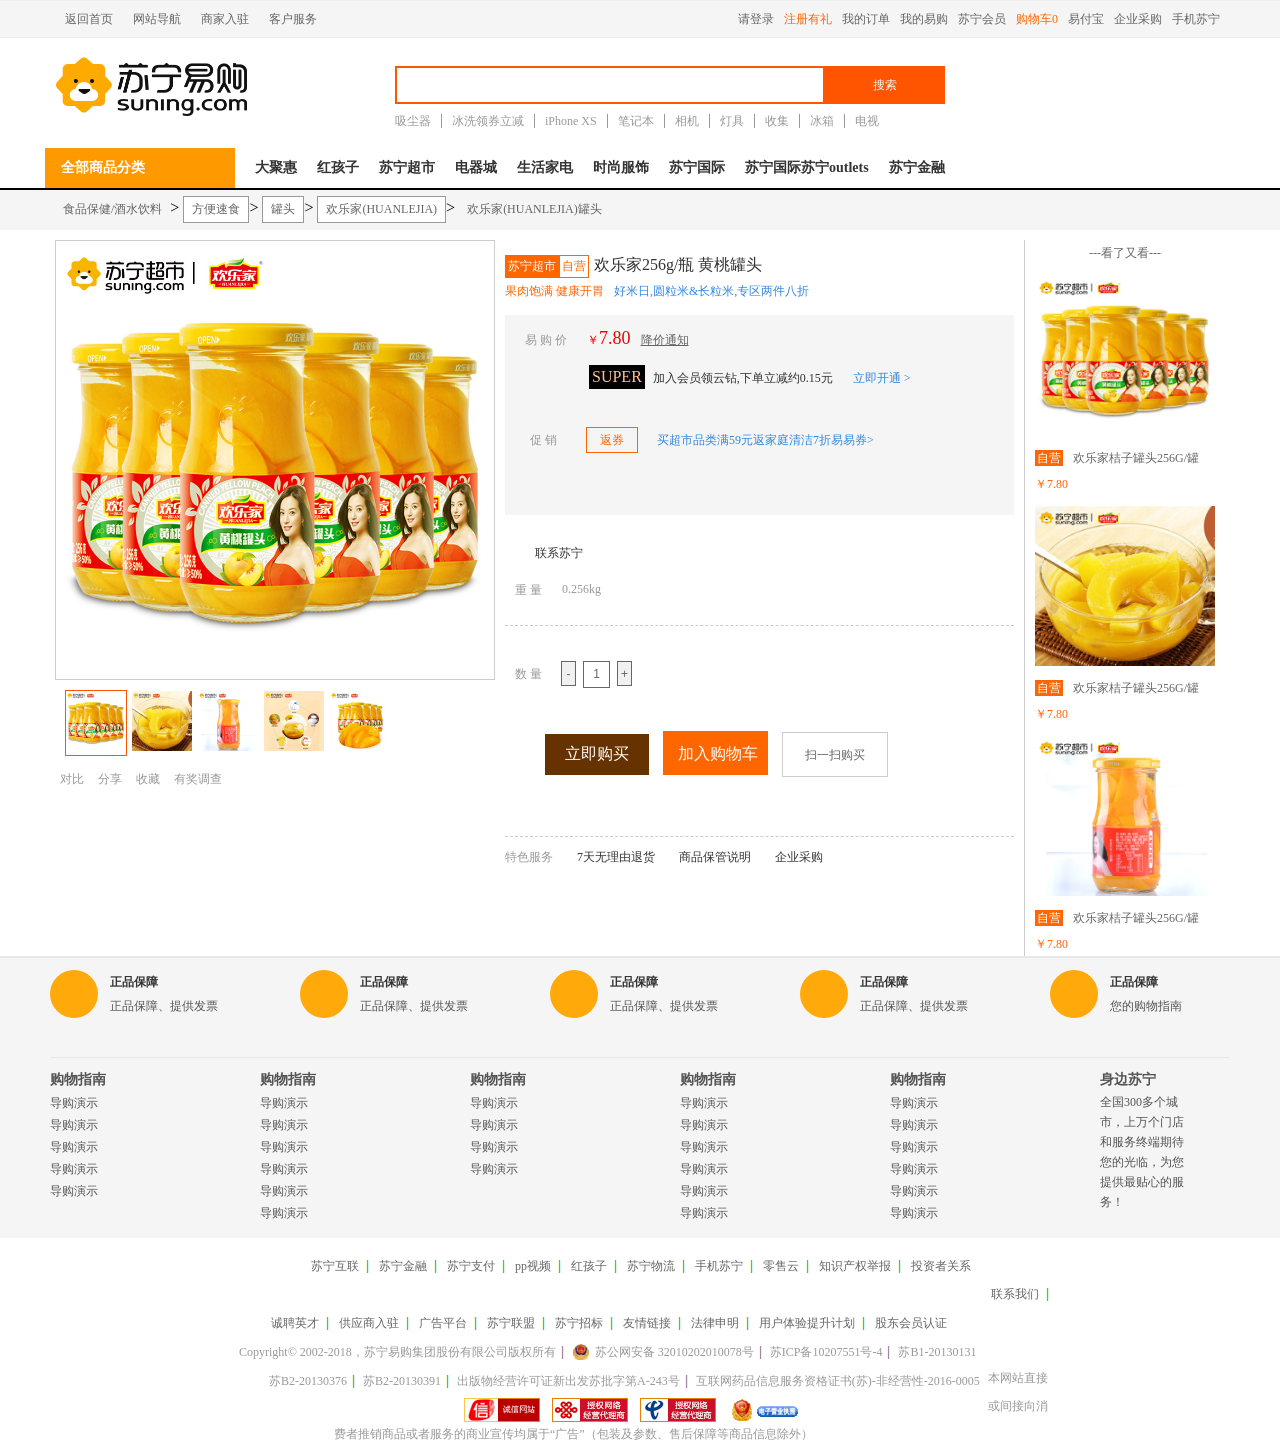
<file: businessWeb/detail.html>
<!DOCTYPE html>
<html>
	<head>
		<meta charset="UTF-8">
		<title></title>
		<link rel="stylesheet" href="css/detail.css" />
		<link rel="stylesheet" href="css/footer.css" />
		<link rel="stylesheet" href="//at.alicdn.com/t/font_863587_k14b5i12ie.css" />
	</head>
	<body>
		<div class="nav">
			<div class="nav_con">
				<ul class=nav_L>
					<li><a href="index.html"><b class="shop_suning shop-dingweiweizhi"></b>返回首页</a></li>
					<li class="xiala">
						网站导航<i class="shop_suning shop-pull_down"></i>
						<div class="daohangbiao"></div><!--导航表-->
					</li>
					<li class="xiala"><a href="login.html">商家入驻<i class="shop_suning shop-pull_down"></i></a></li>
					<li class="xiala">客户服务<i class="shop_suning shop-pull_down"></i></li>
				</ul>
				<ul class=nav_R>
					<li><a href="login.html">请登录</a></li>
					<li class="color"><a href="sign.html">注册有礼</a></li>
					<li class="xiala"><a href="login.html">我的订单<i class="shop_suning shop-pull_down"></i></a></li>
					<li class="xiala"><a href="login.html">我的易购<i class="shop_suning shop-pull_down"></i></a></li>
					<li><a href="login.html">苏宁会员</a></li>
					<li class="xiala color"><a href="shop_car.html"><b class="shop_suning shop-iconfont08"></b>购物车<p>0</p><i class="shop_suning shop-pull_down"></i></a></li>
					<li><a href="login.html">易付宝</a></li>
					<li><a href="login.html">企业采购</a></li>
					<li class="xiala"><a href="login.html">手机苏宁<i class="shop_suning shop-pull_down"></i></a></li>
				</ul>
			</div>
		</div>
		<div class="header">
			<a href="index.html">
				<img src="images/logo.png" alt="" />
			</a>
			<div class="header_R">
				<div class="sousuo">
					<span class="shop_suning shop-sousuo1"></span>
					<input type="text" />
					<button>搜索</button>
				</div>
				<div class="sousuo_kind">
					<li>吸尘器</li>
					<li>冰洗领券立减</li>
					<li>iPhone XS</li>
					<li>笔记本</li>
					<li>相机</li>
					<li>灯具</li>
					<li>收集</li>
					<li>冰箱</li>
					<li>电视</li>
				</div>
			</div>
		</div>
		<div class="all">
			<div class="all_shop"><a href=""><i class="shop_suning shop-mulu1"></i>全部商品分类</a></div>
			<ul class="all_tit">
				<li><a href="">大聚惠</a></li>
				<li><a href="">红孩子</a></li>
				<li><a href="">苏宁超市<i class="shop_suning shop-red"></i></a></li>
				<li><a href="">电器城</a></li>
				<li><a href="">生活家电</a></li>
				<li><a href="">时尚服饰</a></li>
				<li><a href="">苏宁国际</a></li>
				<li><a href="">苏宁国际苏宁outlets</a></li>
				<li><a href="">苏宁金融</a></li>
			</ul>
		</div>
		<div class="title">
			<div class="title_con">
				<a href="">食品保健/酒水饮料 </a>>
				<a href="" class="change">方便速食<i class="shop_suning shop-xiala"></i></a>>
				<a href="" class="change">罐头<i class="shop_suning shop-xiala"></i></a>>
				<a href="" class="change">欢乐家(HUANLEJIA)<i class="shop_suning shop-xiala"></i></a>>
				<a href="">欢乐家(HUANLEJIA)罐头</a>
			</div>
		</div>
		<div class="detail">
			<div class="box">
			    <div class="show-image">
			        <img src="images/big1.jpg" alt="">
			        <span class="filter"></span>			       
			    </div>
			    <div class="show-big-image">
			           <img src="images/largest1.jpg" alt="" id="big-image">
			   	</div>
			    <ul class="img-box">
			        <li class="active"><img src="images/small1.jpg" alt=""></li>
			        <li><img src="images/small2.jpg" alt=""></li>
			        <li ><img src="images/small3.jpg" alt=""></li>
			        <li><img src="images/small4.jpg" alt=""></li>
			        <li><img src="images/small5.jpg" alt=""></li>
			    </ul>
			    <div class="fenxiang">
			    	<a href=""><i class="shop_suning shop-red"></i>对比</a>
			    	<a href=""><i class="shop_suning shop-red"></i>分享</a>
			    	<a href=""><i class="shop_suning shop-red"></i>收藏</a>
			    	<a href=""><i class="shop_suning shop-red"></i>有奖调查</a>
			    </div>
    		</div>
    		<div class="xinxi">
    			<span class="xinxi-tit"><i>苏宁超市</i><b>自营</b><p>欢乐家256g/瓶 黄桃罐头</p></span>
    			<span class="youhui"><b>果肉饱满 健康开胃</b><p>好米日,圆粒米&长粒米,专区两件八折</p></span>
    			<div class="xinxi-price">
    				<span class="yigoujia">
    					<p>易 购 价</p><i>￥</i><b>7.80</b><a href="">降价通知</a>
    				</span>
    				<span class="super"><i>SUPER</i>加入会员领云钻,下单立减约0.15元<a href="">立即开通 ></a></span>
    				<span class="cuxiao">
	    				<p>促 销</p>
	    				<b>返券</b>
	    				<i class="shop_suning shop-shuangjiantou"></i>
	    				<a href="">买超市品类满59元返家庭清洁7折易易券></a>
	    			</span>
    			</div>
    			<div class="weight">
    				<a><i class="shop_suning shop-ren"></i>联系苏宁</a>
    				<p>重 量</p><p>0.256kg</p>
    			</div>
    			<div class="add">
    				<div class="add-num">
    					<p>数 量</p>
    					<button class="reduce">-</button>
    					<input class="count" type="text" value="1">
    					<button class="augment">+</button>
    				</div>
    				<div class="add-car">
    					<button class="buy">立即购买</button>
    					<button class="car" attr-id="1"><i class="shop_suning shop-gouwuche"></i>加入购物车</button>
    					<span class="erweima"><i class="shop_suning shop-erweima1"></i>扫一扫购买<i class="shop_suning shop-pull_down"></i>
    						<img src="images/erweima.png" alt="" />
    					</span>
    				</div>
    			</div>
    			<div class="ser">
    				<p>特色服务</p>
    				<p><i class="shop_suning shop-tui"></i><a href="">7天无理由退货</a><b>无理由退货,购物更放心</b></p>
    				<p><i class="shop_suning shop-cun"></i><a href="">商品保管说明</a><b>商品保管说明</b></p>
    				<p><i class="shop_suning shop-qiye"></i><a href="">企业采购</a><b>针对企业客户采购的专业服务</b></p>
    			</div>
    		</div>
    		<div class="see">
    			<div class="see-tit">
    				<p>---看了又看---</p>
    			</div>
    			<div class="see-pic">
    				<a href="detail.html">
    					<img src="images/big1.jpg" alt="" />
	    				<p><i>自营</i>欢乐家桔子罐头256G/罐</p>
	    				<b>￥7.80</b>
    				</a>
    			</div>
    			<div class="see-pic">
    				<img src="images/big2.jpg" alt="" />
    				<p><i>自营</i>欢乐家桔子罐头256G/罐</p>
    				<b>￥7.80</b>
    			</div>
    			<div class="see-pic">
    				<img src="images/big3.jpg" alt="" />
    				<p><i>自营</i>欢乐家桔子罐头256G/罐</p>
    				<b>￥7.80</b>
    			</div>
    		</div>
		</div>
		<script src="js/detail.js"></script>
		<script type="text/javascript" src="js/jquery.js">
			
		</script>
		<script src="js/add.js"></script>
		<script src="js/shop.js"></script>
		<script>
			big.init('.box');
		</script>
		<script> 
			shopList.init('.xinxi');
		</script>
		<div class="service"></div>
		<div class="footer"></div>
		<script>
			$('.service').load('footer.html .service');
		   	$('.footer').load('footer.html .footer');	
   		</script>
	</body>
</html>
</file>
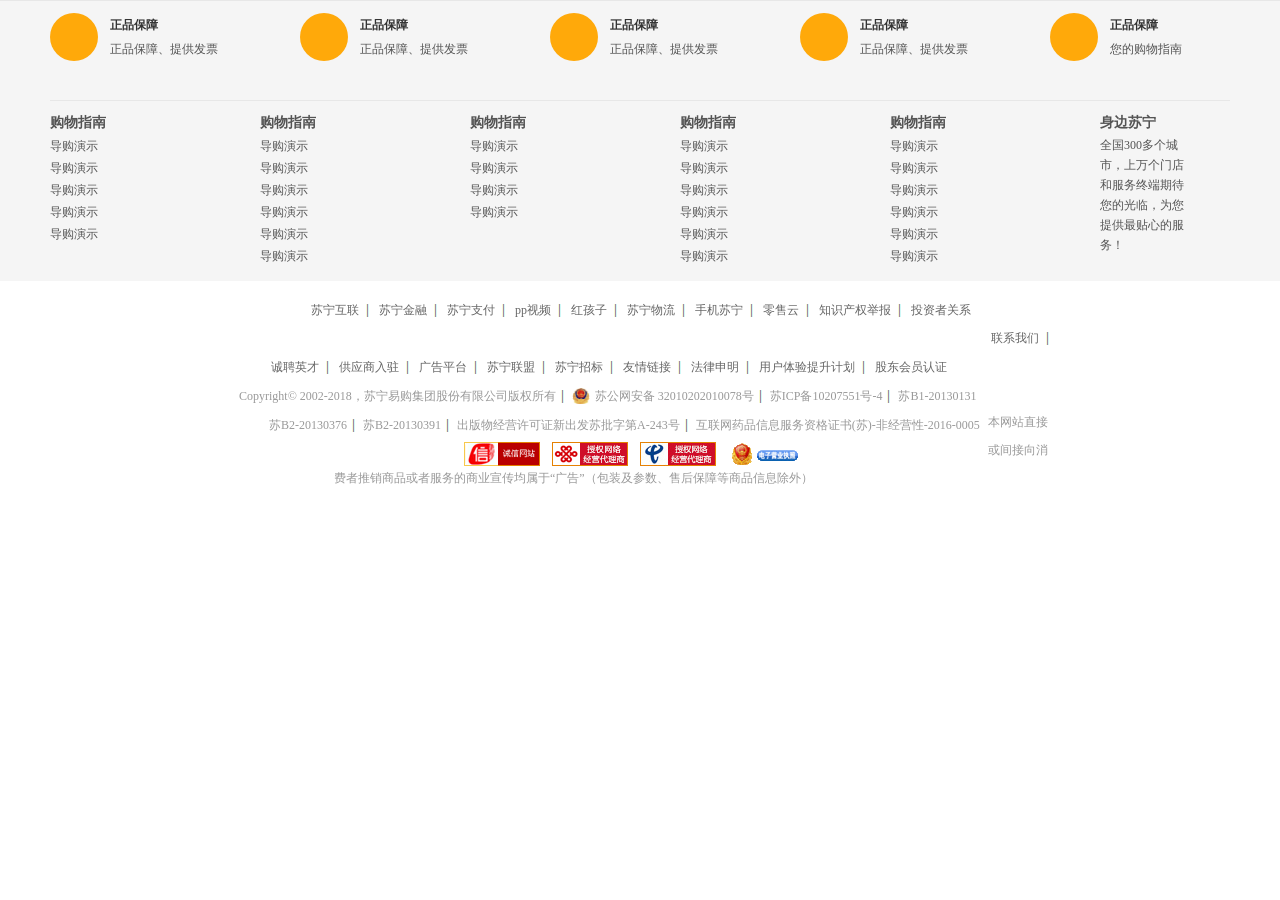
<file: businessWeb/footer.html>
<!DOCTYPE html>
<html>
	<head>
		<meta charset="UTF-8">
		<title></title>
		<link rel="stylesheet" href="css/footer.css" />
		<link rel="stylesheet" href="//at.alicdn.com/t/font_863587_ugt0l0mwcir.css" />
	</head>
	<body>
		<div class="service">
			<div class="service_con">
				<div class="service_top">
					<div class="service_t">
						<span class="ima">
							<a href="">
								<i class="shop_suning shop-301"></i>
							</a>
						</span>
						<span class="word">
							<a href="">正品保障</a>
							<p>正品保障、提供发票</p>
						</span>
					</div>
					<div class="service_t">
						<span class="ima">
							<a href="">
								<i class="shop_suning shop-jisuwuliu"></i>
							</a>
						</span>
						<span class="word">
							<a href="">正品保障</a>
							<p>正品保障、提供发票</p>
						</span>
					</div>
					<div class="service_t">
						<span class="ima">
							<a href="">
								<i class="shop_suning shop-shouhouwuyou"></i>
							</a>
						</span>
						<span class="word">
							<a href="">正品保障</a>
							<p>正品保障、提供发票</p>
						</span>
					</div>
					<div class="service_t">
						<span class="ima">
							<a href="">
								<i class="shop_suning shop-tesefuwu"></i>
							</a>
						</span>
						<span class="word">
							<a href="">正品保障</a>
							<p>正品保障、提供发票</p>
						</span>
					</div>
					<div class="service_t service_change">
						<span class="ima">
							<a href="">
								<i class="shop_suning shop-bangzhuzhongxin"></i>
							</a>
						</span>
						<span class="word">
							<a href="">正品保障</a>
							<p>您的购物指南</p>
						</span>
					</div>
				</div>
				<div class="service_bottom">
					<div class="service_b">
						<h5>购物指南</h5>
						<span>
							<a href="">导购演示</a>
							<a href="">导购演示</a>
							<a href="">导购演示</a>
							<a href="">导购演示</a>
							<a href="">导购演示</a>
						</span>
					</div>
					<div class="service_b">
						<h5>购物指南</h5>
						<span>
							<a href="">导购演示</a>
							<a href="">导购演示</a>
							<a href="">导购演示</a>
							<a href="">导购演示</a>
							<a href="">导购演示</a>
							<a href="">导购演示</a>
						</span>
					</div>
					<div class="service_b">
						<h5>购物指南</h5>
						<span>
							<a href="">导购演示</a>
							<a href="">导购演示</a>
							<a href="">导购演示</a>
							<a href="">导购演示</a>
						</span>
					</div>
					<div class="service_b">
						<h5>购物指南</h5>
						<span>
							<a href="">导购演示</a>
							<a href="">导购演示</a>
							<a href="">导购演示</a>
							<a href="">导购演示</a>
							<a href="">导购演示</a>
							<a href="">导购演示</a>
						</span>
					</div>
					<div class="service_b">
						<h5>购物指南</h5>
						<span>
							<a href="">导购演示</a>
							<a href="">导购演示</a>
							<a href="">导购演示</a>
							<a href="">导购演示</a>
							<a href="">导购演示</a>
							<a href="">导购演示</a>
						</span>
					</div>
					<div class="service_dif">
						<h5>身边苏宁</h5>
						<a href="">全国300多个城市，上万个门店和服务终端期待您的光临，为您提供最贴心的服务！</a>
					</div>
				</div>
			</div>
		</div>
		<div class="footer">
			<div class="footer_1">
				<li><a href="">苏宁互联</a></li>
				<li><a href="">苏宁金融</a></li>
				<li><a href="">苏宁支付</a></li>
				<li><a href="">pp视频</a></li>
				<li><a href="">红孩子</a></li>
				<li><a href="">苏宁物流</a></li>
				<li><a href="">手机苏宁</a></li>
				<li><a href="">零售云</a></li>
				<li><a href="">知识产权举报</a></li>
				<li><a href="" class="nobd">投资者关系</a></li>
			</div>
			<div class="footer_2">
				<li><a href="">联系我们</a></li>
				<li><a href="">诚聘英才</a></li>
				<li><a href="">供应商入驻</a></li>
				<li><a href="">广告平台</a></li>
				<li><a href="">苏宁联盟</a></li>
				<li><a href="">苏宁招标</a></li>
				<li><a href="">友情链接</a></li>
				<li><a href="">法律申明</a></li>
				<li><a href="">用户体验提升计划</a></li>
				<li><a href="" class="nobd">股东会员认证</a></li>
			</div>
			<div class="footer_3">
				<a>Copyright© 2002-2018，苏宁易购集团股份有限公司版权所有</a>
				<a href="">
					<img src="images/beianbgs.png" alt="">
					<p class="su">苏公网安备 32010202010078号</p>
				</a>
				<a href="">苏ICP备10207551号-4</a>
				<a href="" class="nobd">苏B1-20130131</a>
			</div>
			<div class="footer_4">
				<a href="">苏B2-20130376</a>
				<a href="">苏B2-20130391</a>
				<a href="">出版物经营许可证新出发苏批字第A-243号</a>
				<a href="" class="nobd">互联网药品信息服务资格证书(苏)-非经营性-2016-0005</a>
			</div>
			<div class="footer_5">
				<p>本网站直接或间接向消费者推销商品或者服务的商业宣传均属于“广告”（包装及参数、售后保障等商品信息除外）</p>
			</div>
			<div class="footer_6">
				<img src="images/chengxin.png" alt="" >
				<img src="images/unicom.png" alt="" >
				<img src="images/dianxin.jpg" alt="" >
				<img src="images/dianzi.png" alt="" >
			</div>
		</div>
	</body>
</html>
</file>
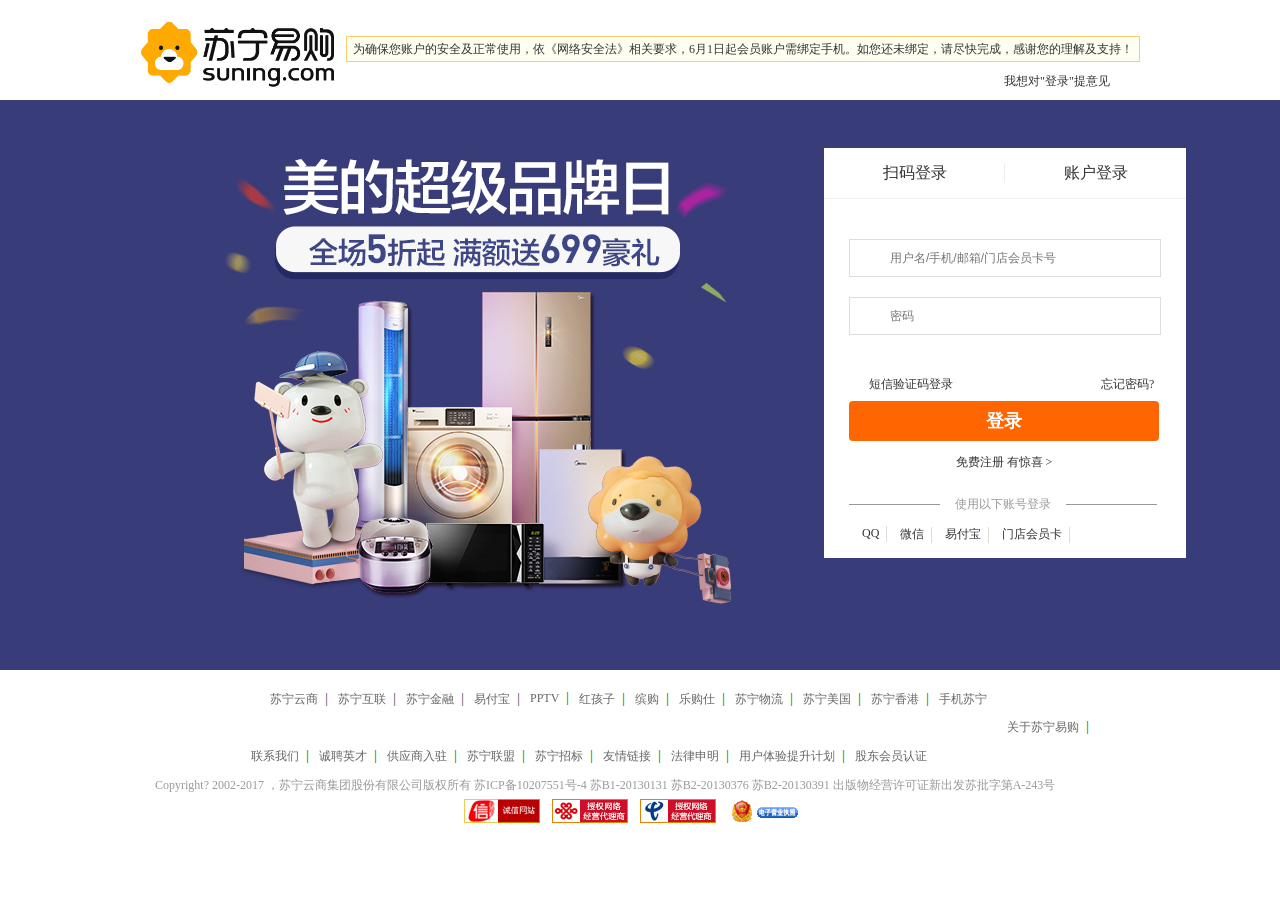
<file: businessWeb/login.html>
<!DOCTYPE html>
<html>
	<head>
		<meta charset="UTF-8">
		<title></title>
		<link rel="stylesheet" href="css/login.css" />
		<link rel="stylesheet" href="//at.alicdn.com/t/font_863587_u8ok3h4tgi8.css" />
	</head>
	<body>
		<div class="header">
			<a href="index.html">
				<img src="images/logo.png" alt="" />
			</a>
			<div class="header_R">
				<p>为确保您账户的安全及正常使用，依《网络安全法》相关要求，6月1日起会员账户需绑定手机。如您还未绑定，请尽快完成，感谢您的理解及支持！</p>
				<span>
					<i class="shop_suning shop-yijianfankui1"></i>
					<b>我想对"登录"提意见</b>
				</span>
			</div>
		</div>
		<div class="banner">
			<div class="banner_con">
				<div class="login">
					<div class="login_head">
						<a href="" class="login_code">扫码登录</a>
						<a href="" class="login_user">账户登录</a>
					</div>
					<div class="login_center">
						<form class="login_form" onsubmit="return false">
			                <div class="input user_name">
			                	<lable><i class="shop_suning shop-ren1"></i></lable>
			                	<input name="username" type="text"  placeholder="用户名/手机/邮箱/门店会员卡号">
			                </div>
			                <div class="input password">
			                	<lable><i class="shop_suning shop-suo"></i></lable>
			                	<input name="password" type="password" placeholder="密码">
			                </div>
			                <div class="login_message">
			                	<div class="left">
			             			<i class="shop_suning shop-shouji"></i>
			             			<a href="">短信验证码登录</a>
			                	</div>
			                	<a href="" class="right">忘记密码?</a>
			                </div>
			                <button type="submit" name="login-btn">登录</button>
            			</form>
					</div>
					<div class="sup">
			            <a href="">免费注册 有惊喜 ></a>
			        </div>
					<div class="login_foot">
						<div class="foot_1">
							<span class="line"></span>
							<span class="tex">使用以下账号登录</span>
							<span class="line"></span>
						</div>
						<div class="foot_2">
							<a href="" class="account qq">
								<i class="shop_suning shop-qq"></i>
								<p>QQ</p>
							</a>
							<a href="" class="account wx">
								<i class="shop_suning shop-weixin"></i>
								<p>微信</p>
							</a>
							<a href="" class="account yfb">
								<i class="shop_suning shop-yizhanggui"></i>
								<p>易付宝</p>
							</a>
							<a href="" class="account card">
								<p>门店会员卡</p>
							</a>
						</div>
					</div>
				</div>
			</div>
		</div>
		<div class="footer">
			<div class="footer_1">
				<li><a href="">苏宁云商</a></li>
				<li><a href="">苏宁互联</a></li>
				<li><a href="">苏宁金融</a></li>
				<li><a href="">易付宝</a></li>
				<li><a href="">PPTV</a></li>
				<li><a href="">红孩子</a></li>
				<li><a href="">缤购</a></li>
				<li><a href="">乐购仕</a></li>
				<li><a href="">苏宁物流</a></li>
				<li><a href="">苏宁美国</a></li>
				<li><a href="">苏宁香港</a></li>
				<li><a href="" class="nobd">手机苏宁</a></li>
			</div>
			<div class="footer_2">
				<li><a href="">关于苏宁易购</a></li>
				<li><a href="">联系我们</a></li>
				<li><a href="">诚聘英才</a></li>
				<li><a href="">供应商入驻</a></li>
				<li><a href="">苏宁联盟</a></li>
				<li><a href="">苏宁招标</a></li>
				<li><a href="">友情链接</a></li>
				<li><a href="">法律申明</a></li>
				<li><a href="">用户体验提升计划</a></li>
				<li><a href="" class="nobd">股东会员认证</a></li>
			</div>
			<div class="footer_3">
				<p>Copyright? 2002-2017 ，苏宁云商集团股份有限公司版权所有 苏ICP备10207551号-4 苏B1-20130131 苏B2-20130376 苏B2-20130391 出版物经营许可证新出发苏批字第A-243号</p>
			</div>
			<div class="footer_4">
				<img src="images/chengxin.png" alt="" >
				<img src="images/unicom.png" alt="" >
				<img src="images/dianxin.jpg" alt="" >
				<img src="images/dianzi.png" alt="" >
			</div>
		</div>
		<script src="js/common/ajax.js"></script>
		<script src="js/login.js"></script>
		<script>
			login.init('.login_form');
		</script>
	</body>
</html>
</file>
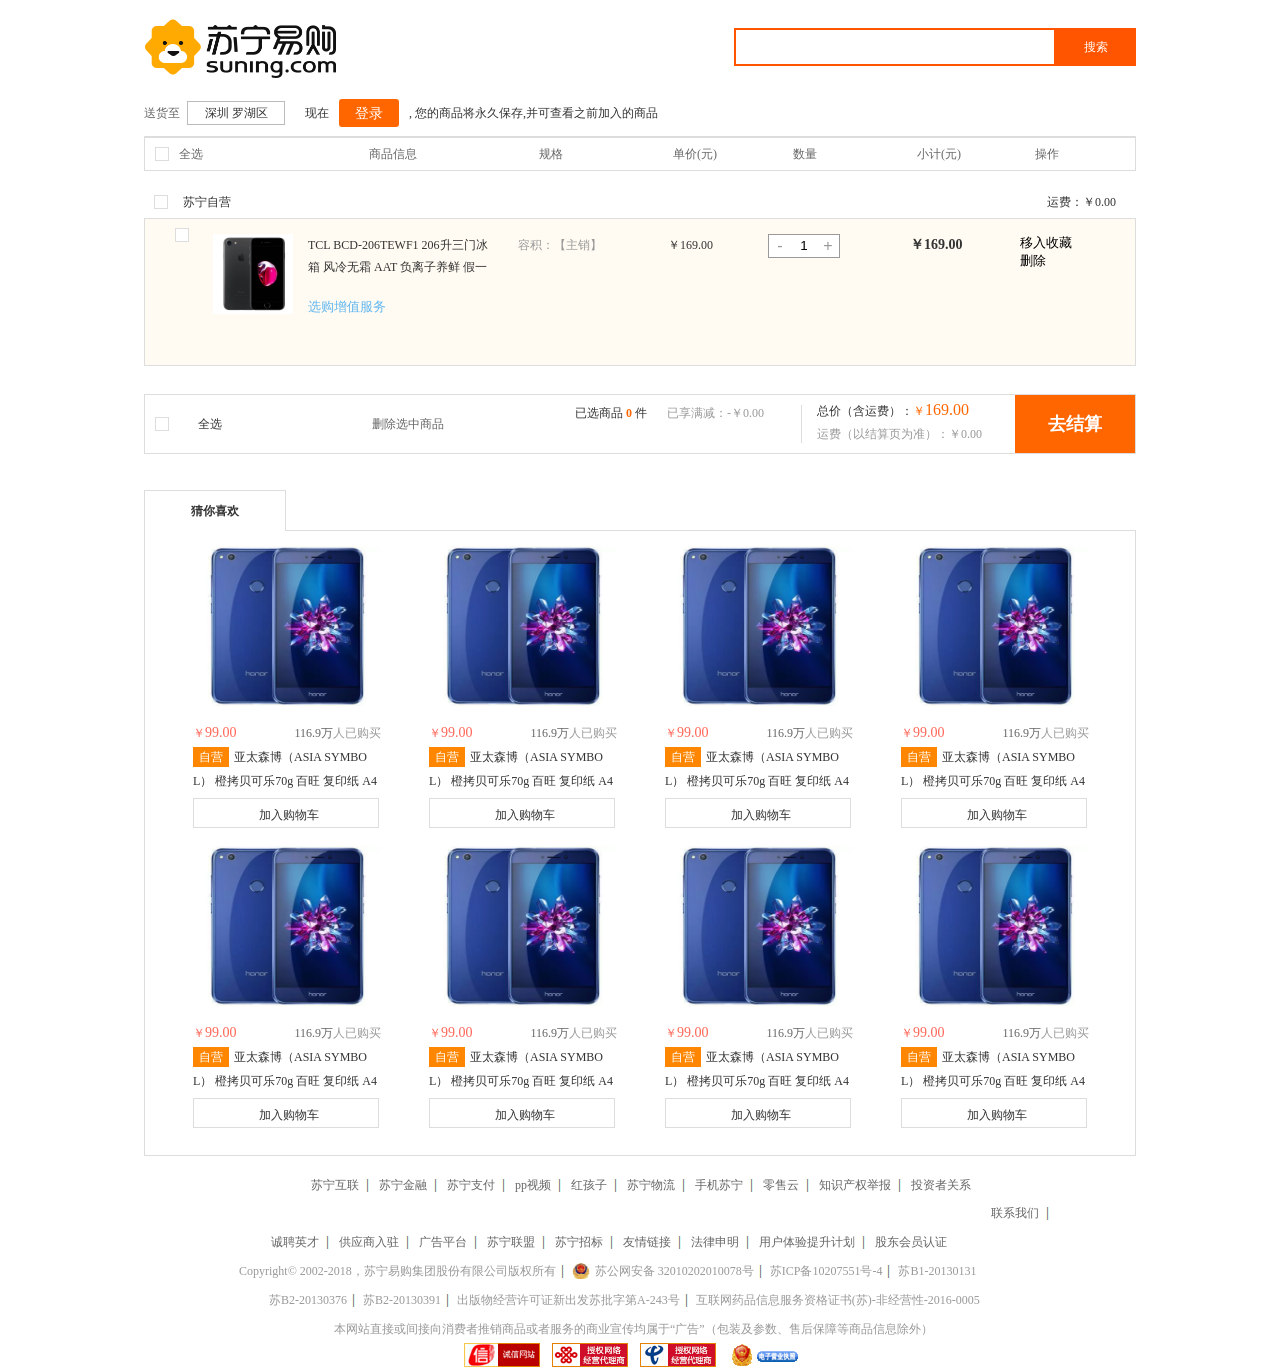
<file: businessWeb/shop_car.html>
<!DOCTYPE html>
<html>
	<head>
		<meta charset="UTF-8">
		<title></title>
		<link rel="stylesheet" href="css/shop_car.css" />
		<link rel="stylesheet" href="css/footer.css" />
		<link rel="stylesheet" href="//at.alicdn.com/t/font_863587_c0cp3o82jrc.css" />
	</head>
	<body>
		<div class="header">
			<a href="index.html">
				<img src="images/logo.png" alt="" />
			</a>
			<div class="header_R">
				<span class="shop_suning shop-sousuo1"></span>
				<input type="text" />
				<button>搜索</button>
			</div>
		</div>
		<div class="addr">
				<span class="address">送货至
					<p>深圳 罗湖区
						<i class="shop_suning shop-xiala" id="xia"></i>
						<i class="shop_suning shop-shangla" id="shang"></i>
					</p>
				</span>
				<span class="login">
					<p>现在</p>
					<button type="submit">登录</button>,
					您的商品将永久保存,并可查看之前加入的商品
				</span>
		</div>
		<div class="content">
			<div class="choose_all">
				<button class="choose_btn"></button>
				<p>全选</p>
				<p>商品信息</p>
				<p>规格</p>
				<p>单价(元)</p>
				<p>数量</p>
				<p>小计(元)</p>
				<p>操作</p>
			</div>
			<div class="add_shop">
				<div class="tit">
					<button class="choose_btn"></button>
					<p><i class="shop_suning shop-suningyigouicon"></i>苏宁自营</p>
					<b>运费：￥0.00</b>
				</div>
				<div class="message">
					<div class="message_btn mes">
						<button class="choose_btn"></button>
					</div>
					<div class="message_pic mes">
						<img src="images/good24.webp.jpg" alt="" />
					</div>
					<div class="message_tit mes">
						<p>TCL BCD-206TEWF1 206升三门冰箱 风冷无霜 AAT 负离子养鲜 假一赔十</p>
						<span><button>选购增值服务</button></span>
					</div>
					<div class="jianjie mes">
						<p>容积：【主销】2222</p>
					</div>
					<div class="price mes">
						<p>￥169.00</p>
					</div>
					<div class="mes_number mes">
						<button class="reduce">-</button>
						<input class="count" type="text" value="1">
						<button class="augment">+</button>
					</div>
					<div class="mes_priceAll mes">
						<p>￥169.00</p>
					</div>
					<div class="mes_move mes">
						<button>移入收藏</button>
						<button class='btn btn-danger del-btn'>删除</button>
					</div>
				</div>
			</div>
			<div class="end">
				<button class="choose_btn"></button>
				<button class="choose_all">全选</button>
				<button class="choose_del">删除选中商品</button>
				<span class="number">
					<p>已选商品<i>0</i>件</p>
					<p>已享满减：-￥0.00</p>
				</span>
				<button class="total">去结算</button>
				<span class="price">
					<p>总价（含运费）：<i>￥</i><b>169.00</b></p>
					<p>运费（以结算页为准）：￥0.00</p>
				</span>
			</div>
		</div>
		<script src="js/add.js"></script>
		<script src="js/shop_car.js"></script>
		<script src="js/jquery.js"></script>
		<script>
			shop_car.init(.add_shop);
		</script>
		<div class="like">
			<div class="like_H">
				<p>猜你喜欢</p>
				<span></span>
			</div>
			<div class="like_con">
				<li>
					<a href=""><img src="images/good23.webp.jpg" alt="" /></a>
					<span>
						<p><i>￥</i>99.00</p>
						<p><i>116.9万</i>人已购买</p>
					</span>
					<a href="">
						<p class="title">
							<i>自营</i>亚太森博（ASIA SYMBO L） 橙拷贝可乐70g 百旺 复印纸 A4 5包装打印纸 500页/包
						</p>
					</a>
					<button>
						<i class="shop_suning shop-gouwuche"></i>
						加入购物车
					</button>
				</li>
				<li>
					<a href=""><img src="images/good23.webp.jpg" alt="" /></a>
					<span>
						<p><i>￥</i>99.00</p>
						<p><i>116.9万</i>人已购买</p>
					</span>
					<a href="">
						<p class="title">
							<i>自营</i>亚太森博（ASIA SYMBO L） 橙拷贝可乐70g 百旺 复印纸 A4 5包装打印纸 500页/包
						</p>
					</a>
					<button>
						<i class="shop_suning shop-gouwuche"></i>
						加入购物车
					</button>
				</li>
				<li>
					<a href=""><img src="images/good23.webp.jpg" alt="" /></a>
					<span>
						<p><i>￥</i>99.00</p>
						<p><i>116.9万</i>人已购买</p>
					</span>
					<a href="">
						<p class="title">
							<i>自营</i>亚太森博（ASIA SYMBO L） 橙拷贝可乐70g 百旺 复印纸 A4 5包装打印纸 500页/包
						</p>
					</a>
					<button>
						<i class="shop_suning shop-gouwuche"></i>
						加入购物车
					</button>
				</li>
				<li>
					<a href=""><img src="images/good23.webp.jpg" alt="" /></a>
					<span>
						<p><i>￥</i>99.00</p>
						<p><i>116.9万</i>人已购买</p>
					</span>
					<a href="">
						<p class="title">
							<i>自营</i>亚太森博（ASIA SYMBO L） 橙拷贝可乐70g 百旺 复印纸 A4 5包装打印纸 500页/包
						</p>
					</a>
					<button>
						<i class="shop_suning shop-gouwuche"></i>
						加入购物车
					</button>
				</li>
				<li>
					<a href=""><img src="images/good23.webp.jpg" alt="" /></a>
					<span>
						<p><i>￥</i>99.00</p>
						<p><i>116.9万</i>人已购买</p>
					</span>
					<a href="">
						<p class="title">
							<i>自营</i>亚太森博（ASIA SYMBO L） 橙拷贝可乐70g 百旺 复印纸 A4 5包装打印纸 500页/包
						</p>
					</a>
					<button>
						<i class="shop_suning shop-gouwuche"></i>
						加入购物车
					</button>
				</li>
				<li>
					<a href=""><img src="images/good23.webp.jpg" alt="" /></a>
					<span>
						<p><i>￥</i>99.00</p>
						<p><i>116.9万</i>人已购买</p>
					</span>
					<a href="">
						<p class="title">
							<i>自营</i>亚太森博（ASIA SYMBO L） 橙拷贝可乐70g 百旺 复印纸 A4 5包装打印纸 500页/包
						</p>
					</a>
					<button>
						<i class="shop_suning shop-gouwuche"></i>
						加入购物车
					</button>
				</li>
				<li>
					<a href=""><img src="images/good23.webp.jpg" alt="" /></a>
					<span>
						<p><i>￥</i>99.00</p>
						<p><i>116.9万</i>人已购买</p>
					</span>
					<a href="">
						<p class="title">
							<i>自营</i>亚太森博（ASIA SYMBO L） 橙拷贝可乐70g 百旺 复印纸 A4 5包装打印纸 500页/包
						</p>
					</a>
					<button>
						<i class="shop_suning shop-gouwuche"></i>
						加入购物车
					</button>
				</li>
				<li>
					<a href=""><img src="images/good23.webp.jpg" alt="" /></a>
					<span>
						<p><i>￥</i>99.00</p>
						<p><i>116.9万</i>人已购买</p>
					</span>
					<a href="">
						<p class="title">
							<i>自营</i>亚太森博（ASIA SYMBO L） 橙拷贝可乐70g 百旺 复印纸 A4 5包装打印纸 500页/包
						</p>
					</a>
					<button>
						<i class="shop_suning shop-gouwuche"></i>
						加入购物车
					</button>
				</li>
			</div>
		</div>
		<div class="footer"></div>
		<script src="js/jquery.js"></script>
		<script>
		   	$('.footer').load('footer.html .footer');
   		</script>
	
	</body>
</html>
</file>
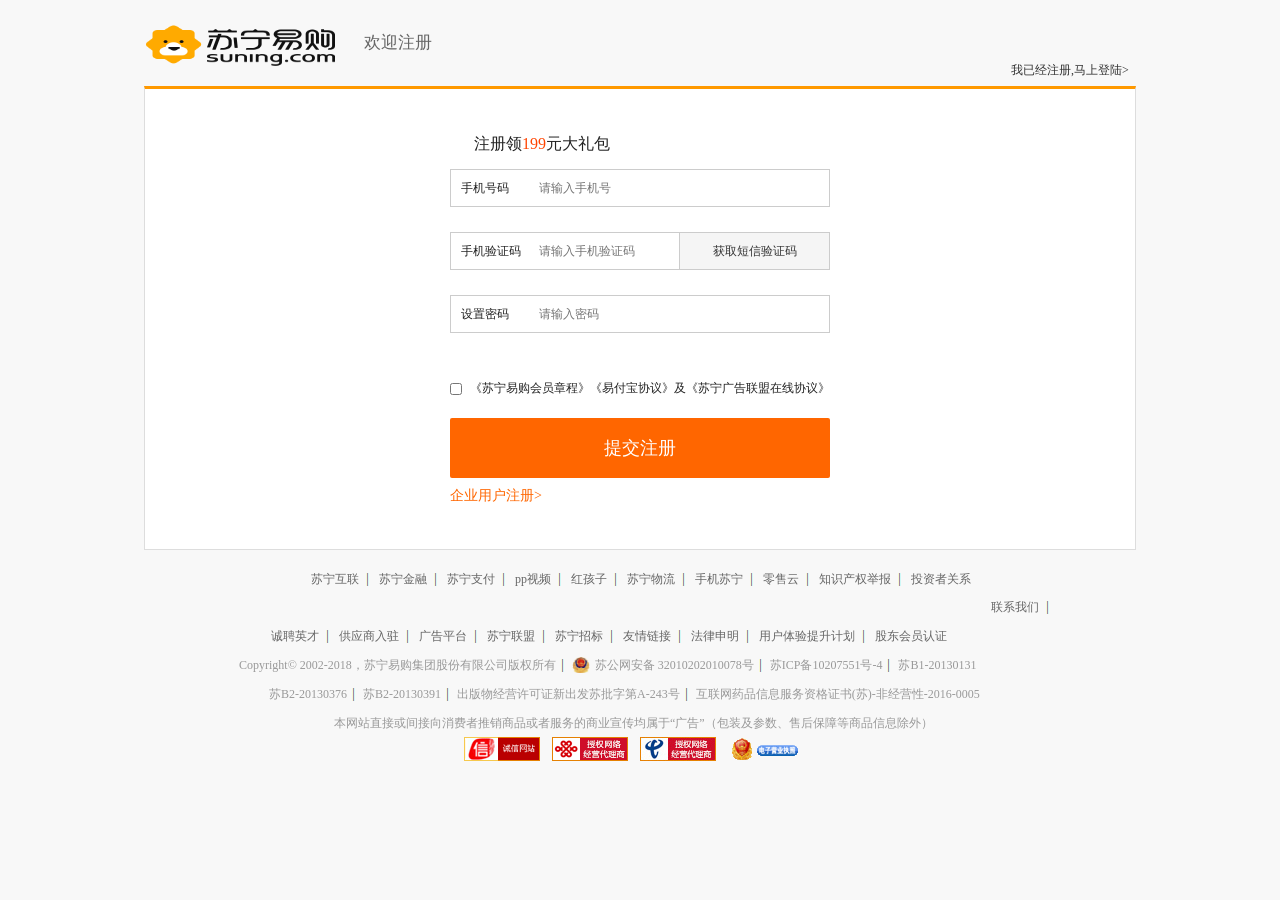
<file: businessWeb/sign.html>
<!DOCTYPE html>
<html>
	<head>
		<meta charset="UTF-8">
		<title></title>
		<link rel="stylesheet" href="css/sign.css">
		<link rel="stylesheet" href="//at.alicdn.com/t/font_863587_u8ok3h4tgi8.css" />
	</head>
	<body>
		<div class="header">
			<div class="header_left">
				<a href="index.html"><img src="images/logo.png" alt=""></a>
				<p>欢迎注册</p>
			</div>
			<div class="header_right">
				<a href="login.html">我已经注册,马上登陆></a>
			</div>
		</div>
		<div class="center">
			<form class="sign_form" onsubmit="return false">
               	<div class="gift">
               		<i class="shop_suning shop-weibiaoti1"></i>
               		 <h1>注册领<b>199</b>元大礼包</h1>
               	</div>
                <div class="phone phone_number">
                	<span>
                		<label for="phone">手机号码</label>
                	</span>
                	<input type="text" class="form-control" id="phone" name="phone" placeholder="请输入手机号" data-error="手机号格式不正确">
           			<p class=""></p>
                </div>
                <div class="phone phone_code">
                	<span>
                		<label>手机验证码</label>
                	</span>
                	<input type="text" placeholder="请输入手机验证码">
                	<button type="submit">获取短信验证码</button>
                	<p class=""></p>
                </div>
                <div class="phone password">
                	<span>
                		<label for="password">设置密码</label>
                	</span>               	
            		<input type="password" class="form-control" id="password" name="password" placeholder="请输入密码" data-error="密码格式不正确">
            		<p class=""></p>
                </div>
                <div class="agreement">
                	<input type="checkbox">
                	<p>《苏宁易购会员章程》《易付宝协议》及《苏宁广告联盟在线协议》</p>
                </div>
                <button class="sign_btn btn-success" name="sign-btn" type="submit">提交注册</button>
                <div class="user_sign">
                	<i class="shop_suning shop-qiyegongchangjianzhu"></i>
                	<a href="">企业用户注册></a>
                </div>
            </form>
		</div>
		<script src="js/sign.js"></script>
		<script>
		    verification.init()
		</script>
		<div class="footer">
			<div class="footer_1">
				<li><a href="">苏宁互联</a></li>
				<li><a href="">苏宁金融</a></li>
				<li><a href="">苏宁支付</a></li>
				<li><a href="">pp视频</a></li>
				<li><a href="">红孩子</a></li>
				<li><a href="">苏宁物流</a></li>
				<li><a href="">手机苏宁</a></li>
				<li><a href="">零售云</a></li>
				<li><a href="">知识产权举报</a></li>
				<li><a href="" class="nobd">投资者关系</a></li>
			</div>
			<div class="footer_2">
				<li><a href="">联系我们</a></li>
				<li><a href="">诚聘英才</a></li>
				<li><a href="">供应商入驻</a></li>
				<li><a href="">广告平台</a></li>
				<li><a href="">苏宁联盟</a></li>
				<li><a href="">苏宁招标</a></li>
				<li><a href="">友情链接</a></li>
				<li><a href="">法律申明</a></li>
				<li><a href="">用户体验提升计划</a></li>
				<li><a href="" class="nobd">股东会员认证</a></li>
			</div>
			<div class="footer_3">
				<a>Copyright© 2002-2018，苏宁易购集团股份有限公司版权所有</a>
				<a href="">
					<img src="images/beianbgs.png" alt="">
					<p>苏公网安备 32010202010078号</p>
				</a>
				<a href="">苏ICP备10207551号-4</a>
				<a href="" class="nobd">苏B1-20130131</a>
			</div>
			<div class="footer_4">
				<a href="">苏B2-20130376</a>
				<a href="">苏B2-20130391</a>
				<a href="">出版物经营许可证新出发苏批字第A-243号</a>
				<a href="" class="nobd">互联网药品信息服务资格证书(苏)-非经营性-2016-0005</a>
			</div>
			<div class="footer_5">
				<p>本网站直接或间接向消费者推销商品或者服务的商业宣传均属于“广告”（包装及参数、售后保障等商品信息除外）</p>
			</div>
			<div class="footer_6">
				<img src="images/chengxin.png" alt="" >
				<img src="images/unicom.png" alt="" >
				<img src="images/dianxin.jpg" alt="" >
				<img src="images/dianzi.png" alt="" >
			</div>
		</div>
		<script src="js/common/ajax.js"></script>
		<script src="js/sign.js"></script>
		<script>
			login.init('.sign_form');
		</script>
	</body>
</html>
</file>
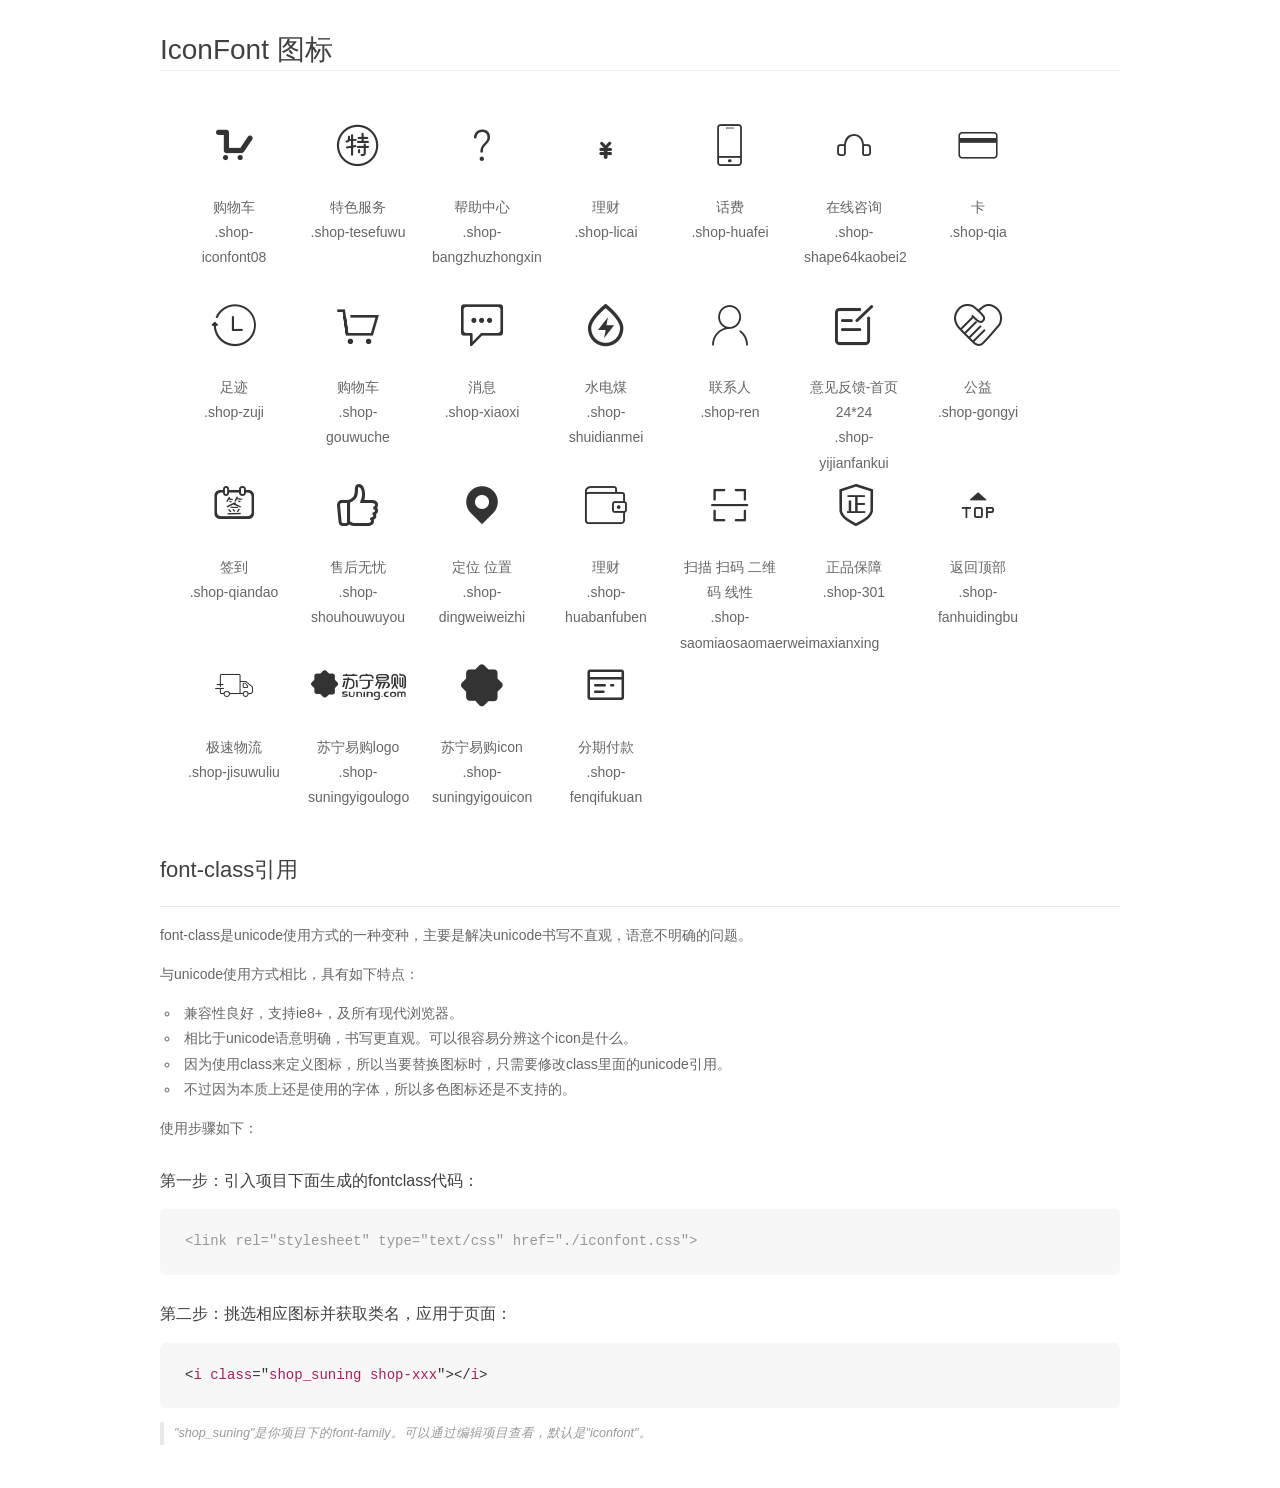
<file: businessWeb/iconfont/demo_fontclass.html>
<!DOCTYPE html>
<html>
<head>
    <meta charset="utf-8"/>
    <title>IconFont</title>
    <link rel="stylesheet" href="demo.css">
    <link rel="stylesheet" href="iconfont.css">
</head>
<body>
    <div class="main markdown">
        <h1>IconFont 图标</h1>
        <ul class="icon_lists clear">
            
                <li>
                <i class="icon shop_suning shop-iconfont08"></i>
                    <div class="name">购物车</div>
                    <div class="fontclass">.shop-iconfont08</div>
                </li>
            
                <li>
                <i class="icon shop_suning shop-tesefuwu"></i>
                    <div class="name">特色服务</div>
                    <div class="fontclass">.shop-tesefuwu</div>
                </li>
            
                <li>
                <i class="icon shop_suning shop-bangzhuzhongxin"></i>
                    <div class="name">帮助中心</div>
                    <div class="fontclass">.shop-bangzhuzhongxin</div>
                </li>
            
                <li>
                <i class="icon shop_suning shop-licai"></i>
                    <div class="name">理财</div>
                    <div class="fontclass">.shop-licai</div>
                </li>
            
                <li>
                <i class="icon shop_suning shop-huafei"></i>
                    <div class="name">话费</div>
                    <div class="fontclass">.shop-huafei</div>
                </li>
            
                <li>
                <i class="icon shop_suning shop-shape64kaobei2"></i>
                    <div class="name">在线咨询</div>
                    <div class="fontclass">.shop-shape64kaobei2</div>
                </li>
            
                <li>
                <i class="icon shop_suning shop-qia"></i>
                    <div class="name">卡</div>
                    <div class="fontclass">.shop-qia</div>
                </li>
            
                <li>
                <i class="icon shop_suning shop-zuji"></i>
                    <div class="name">足迹</div>
                    <div class="fontclass">.shop-zuji</div>
                </li>
            
                <li>
                <i class="icon shop_suning shop-gouwuche"></i>
                    <div class="name">购物车</div>
                    <div class="fontclass">.shop-gouwuche</div>
                </li>
            
                <li>
                <i class="icon shop_suning shop-xiaoxi"></i>
                    <div class="name">消息</div>
                    <div class="fontclass">.shop-xiaoxi</div>
                </li>
            
                <li>
                <i class="icon shop_suning shop-shuidianmei"></i>
                    <div class="name">水电煤</div>
                    <div class="fontclass">.shop-shuidianmei</div>
                </li>
            
                <li>
                <i class="icon shop_suning shop-ren"></i>
                    <div class="name">联系人</div>
                    <div class="fontclass">.shop-ren</div>
                </li>
            
                <li>
                <i class="icon shop_suning shop-yijianfankui"></i>
                    <div class="name">意见反馈-首页24*24</div>
                    <div class="fontclass">.shop-yijianfankui</div>
                </li>
            
                <li>
                <i class="icon shop_suning shop-gongyi"></i>
                    <div class="name">公益</div>
                    <div class="fontclass">.shop-gongyi</div>
                </li>
            
                <li>
                <i class="icon shop_suning shop-qiandao"></i>
                    <div class="name">签到</div>
                    <div class="fontclass">.shop-qiandao</div>
                </li>
            
                <li>
                <i class="icon shop_suning shop-shouhouwuyou"></i>
                    <div class="name">售后无忧</div>
                    <div class="fontclass">.shop-shouhouwuyou</div>
                </li>
            
                <li>
                <i class="icon shop_suning shop-dingweiweizhi"></i>
                    <div class="name">定位 位置</div>
                    <div class="fontclass">.shop-dingweiweizhi</div>
                </li>
            
                <li>
                <i class="icon shop_suning shop-huabanfuben"></i>
                    <div class="name">理财</div>
                    <div class="fontclass">.shop-huabanfuben</div>
                </li>
            
                <li>
                <i class="icon shop_suning shop-saomiaosaomaerweimaxianxing"></i>
                    <div class="name">扫描 扫码 二维码 线性</div>
                    <div class="fontclass">.shop-saomiaosaomaerweimaxianxing</div>
                </li>
            
                <li>
                <i class="icon shop_suning shop-301"></i>
                    <div class="name">正品保障</div>
                    <div class="fontclass">.shop-301</div>
                </li>
            
                <li>
                <i class="icon shop_suning shop-fanhuidingbu"></i>
                    <div class="name">返回顶部</div>
                    <div class="fontclass">.shop-fanhuidingbu</div>
                </li>
            
                <li>
                <i class="icon shop_suning shop-jisuwuliu"></i>
                    <div class="name">极速物流</div>
                    <div class="fontclass">.shop-jisuwuliu</div>
                </li>
            
                <li>
                <i class="icon shop_suning shop-suningyigoulogo"></i>
                    <div class="name">苏宁易购logo</div>
                    <div class="fontclass">.shop-suningyigoulogo</div>
                </li>
            
                <li>
                <i class="icon shop_suning shop-suningyigouicon"></i>
                    <div class="name">苏宁易购icon</div>
                    <div class="fontclass">.shop-suningyigouicon</div>
                </li>
            
                <li>
                <i class="icon shop_suning shop-fenqifukuan"></i>
                    <div class="name">分期付款</div>
                    <div class="fontclass">.shop-fenqifukuan</div>
                </li>
            
        </ul>

        <h2 id="font-class-">font-class引用</h2>
        <hr>

        <p>font-class是unicode使用方式的一种变种，主要是解决unicode书写不直观，语意不明确的问题。</p>
        <p>与unicode使用方式相比，具有如下特点：</p>
        <ul>
        <li>兼容性良好，支持ie8+，及所有现代浏览器。</li>
        <li>相比于unicode语意明确，书写更直观。可以很容易分辨这个icon是什么。</li>
        <li>因为使用class来定义图标，所以当要替换图标时，只需要修改class里面的unicode引用。</li>
        <li>不过因为本质上还是使用的字体，所以多色图标还是不支持的。</li>
        </ul>
        <p>使用步骤如下：</p>
        <h3 id="-fontclass-">第一步：引入项目下面生成的fontclass代码：</h3>


        <pre><code class="lang-js hljs javascript"><span class="hljs-comment">&lt;link rel="stylesheet" type="text/css" href="./iconfont.css"&gt;</span></code></pre>
        <h3 id="-">第二步：挑选相应图标并获取类名，应用于页面：</h3>
        <pre><code class="lang-css hljs">&lt;<span class="hljs-selector-tag">i</span> <span class="hljs-selector-tag">class</span>="<span class="hljs-selector-tag">shop_suning</span> <span class="hljs-selector-tag">shop-xxx</span>"&gt;&lt;/<span class="hljs-selector-tag">i</span>&gt;</code></pre>
        <blockquote>
        <p>"shop_suning"是你项目下的font-family。可以通过编辑项目查看，默认是"iconfont"。</p>
        </blockquote>
    </div>
</body>
</html>
</file>
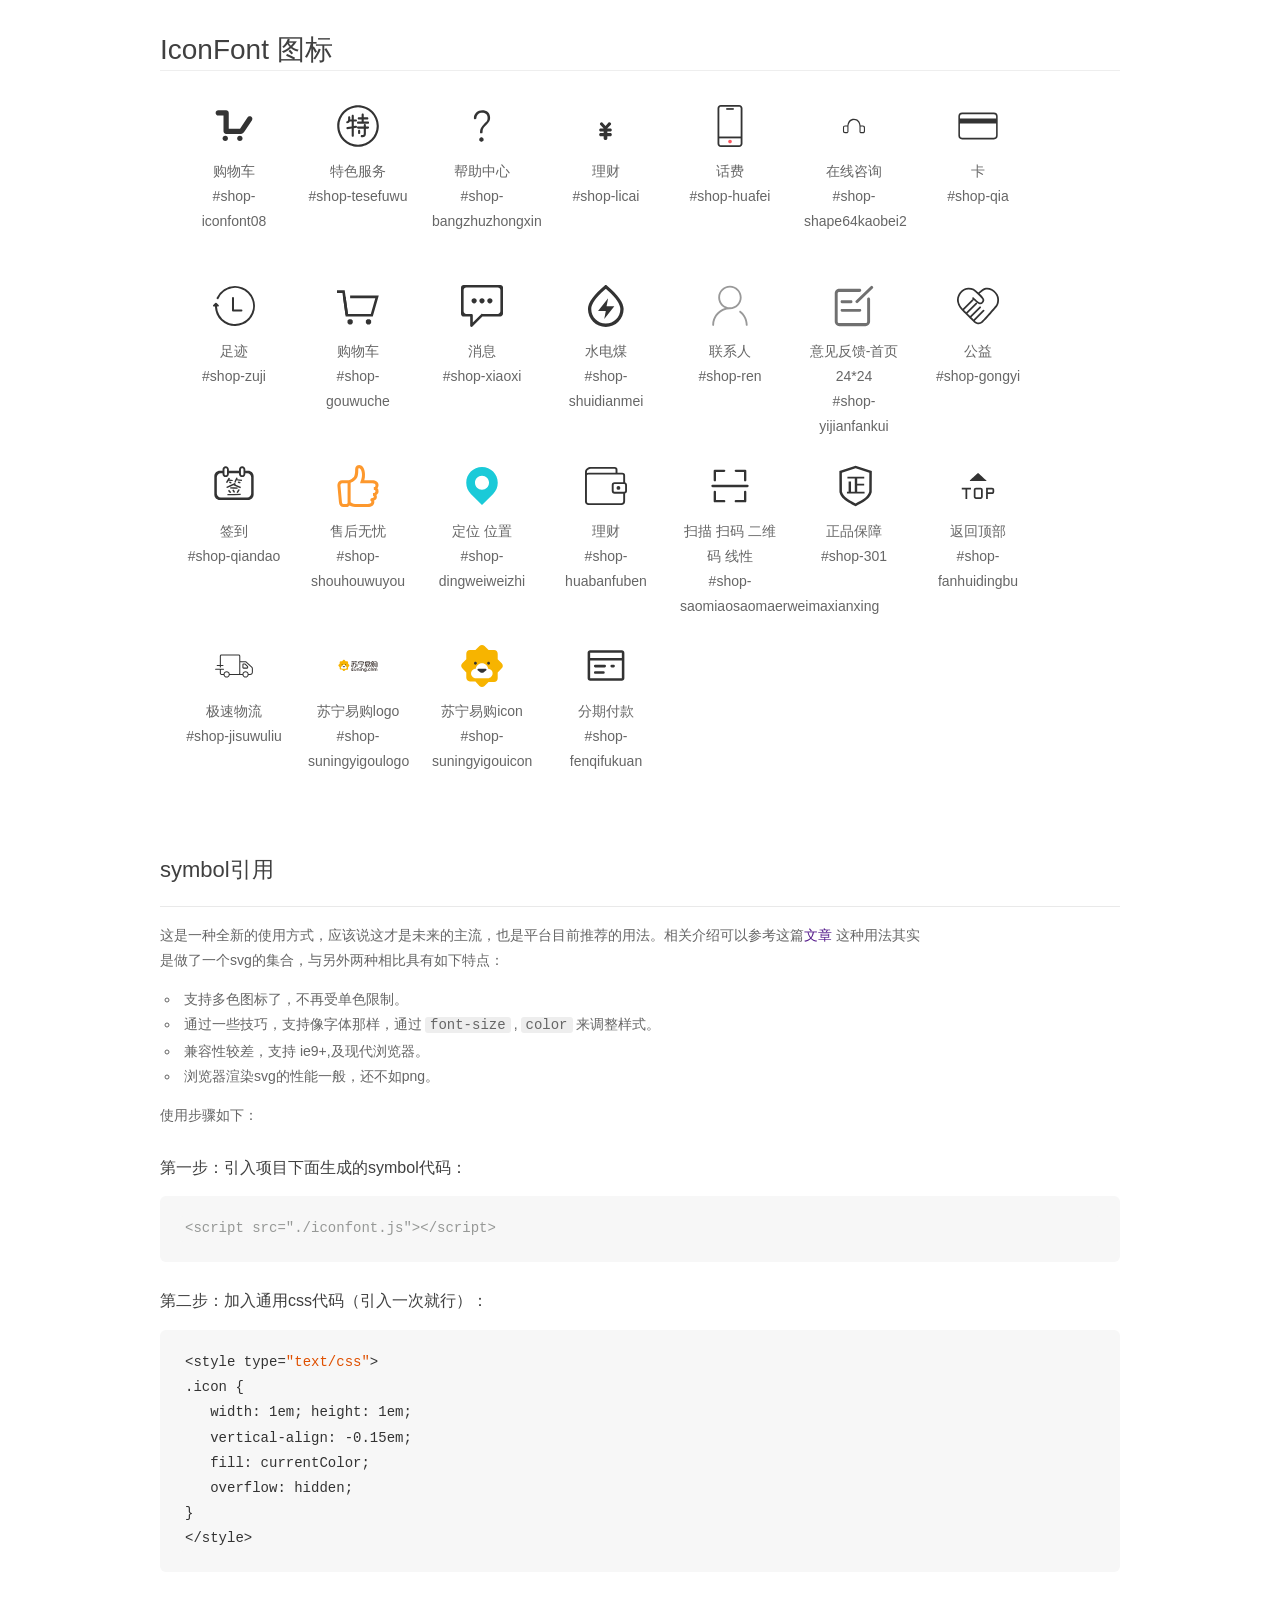
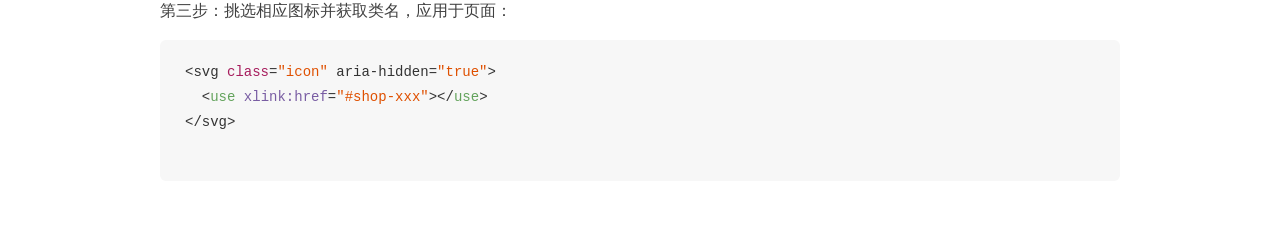
<file: businessWeb/iconfont/demo_symbol.html>
<!DOCTYPE html>
<html>
<head>
    <meta charset="utf-8"/>
    <title>IconFont</title>
    <link rel="stylesheet" href="demo.css">
    <script src="iconfont.js"></script>

    <style type="text/css">
        .icon {
          /* 通过设置 font-size 来改变图标大小 */
          width: 1em; height: 1em;
          /* 图标和文字相邻时，垂直对齐 */
          vertical-align: -0.15em;
          /* 通过设置 color 来改变 SVG 的颜色/fill */
          fill: currentColor;
          /* path 和 stroke 溢出 viewBox 部分在 IE 下会显示
             normalize.css 中也包含这行 */
          overflow: hidden;
        }

    </style>
</head>
<body>
    <div class="main markdown">
        <h1>IconFont 图标</h1>
        <ul class="icon_lists clear">
            
                <li>
                    <svg class="icon" aria-hidden="true">
                        <use xlink:href="#shop-iconfont08"></use>
                    </svg>
                    <div class="name">购物车</div>
                    <div class="fontclass">#shop-iconfont08</div>
                </li>
            
                <li>
                    <svg class="icon" aria-hidden="true">
                        <use xlink:href="#shop-tesefuwu"></use>
                    </svg>
                    <div class="name">特色服务</div>
                    <div class="fontclass">#shop-tesefuwu</div>
                </li>
            
                <li>
                    <svg class="icon" aria-hidden="true">
                        <use xlink:href="#shop-bangzhuzhongxin"></use>
                    </svg>
                    <div class="name">帮助中心</div>
                    <div class="fontclass">#shop-bangzhuzhongxin</div>
                </li>
            
                <li>
                    <svg class="icon" aria-hidden="true">
                        <use xlink:href="#shop-licai"></use>
                    </svg>
                    <div class="name">理财</div>
                    <div class="fontclass">#shop-licai</div>
                </li>
            
                <li>
                    <svg class="icon" aria-hidden="true">
                        <use xlink:href="#shop-huafei"></use>
                    </svg>
                    <div class="name">话费</div>
                    <div class="fontclass">#shop-huafei</div>
                </li>
            
                <li>
                    <svg class="icon" aria-hidden="true">
                        <use xlink:href="#shop-shape64kaobei2"></use>
                    </svg>
                    <div class="name">在线咨询</div>
                    <div class="fontclass">#shop-shape64kaobei2</div>
                </li>
            
                <li>
                    <svg class="icon" aria-hidden="true">
                        <use xlink:href="#shop-qia"></use>
                    </svg>
                    <div class="name">卡</div>
                    <div class="fontclass">#shop-qia</div>
                </li>
            
                <li>
                    <svg class="icon" aria-hidden="true">
                        <use xlink:href="#shop-zuji"></use>
                    </svg>
                    <div class="name">足迹</div>
                    <div class="fontclass">#shop-zuji</div>
                </li>
            
                <li>
                    <svg class="icon" aria-hidden="true">
                        <use xlink:href="#shop-gouwuche"></use>
                    </svg>
                    <div class="name">购物车</div>
                    <div class="fontclass">#shop-gouwuche</div>
                </li>
            
                <li>
                    <svg class="icon" aria-hidden="true">
                        <use xlink:href="#shop-xiaoxi"></use>
                    </svg>
                    <div class="name">消息</div>
                    <div class="fontclass">#shop-xiaoxi</div>
                </li>
            
                <li>
                    <svg class="icon" aria-hidden="true">
                        <use xlink:href="#shop-shuidianmei"></use>
                    </svg>
                    <div class="name">水电煤</div>
                    <div class="fontclass">#shop-shuidianmei</div>
                </li>
            
                <li>
                    <svg class="icon" aria-hidden="true">
                        <use xlink:href="#shop-ren"></use>
                    </svg>
                    <div class="name">联系人</div>
                    <div class="fontclass">#shop-ren</div>
                </li>
            
                <li>
                    <svg class="icon" aria-hidden="true">
                        <use xlink:href="#shop-yijianfankui"></use>
                    </svg>
                    <div class="name">意见反馈-首页24*24</div>
                    <div class="fontclass">#shop-yijianfankui</div>
                </li>
            
                <li>
                    <svg class="icon" aria-hidden="true">
                        <use xlink:href="#shop-gongyi"></use>
                    </svg>
                    <div class="name">公益</div>
                    <div class="fontclass">#shop-gongyi</div>
                </li>
            
                <li>
                    <svg class="icon" aria-hidden="true">
                        <use xlink:href="#shop-qiandao"></use>
                    </svg>
                    <div class="name">签到</div>
                    <div class="fontclass">#shop-qiandao</div>
                </li>
            
                <li>
                    <svg class="icon" aria-hidden="true">
                        <use xlink:href="#shop-shouhouwuyou"></use>
                    </svg>
                    <div class="name">售后无忧</div>
                    <div class="fontclass">#shop-shouhouwuyou</div>
                </li>
            
                <li>
                    <svg class="icon" aria-hidden="true">
                        <use xlink:href="#shop-dingweiweizhi"></use>
                    </svg>
                    <div class="name">定位 位置</div>
                    <div class="fontclass">#shop-dingweiweizhi</div>
                </li>
            
                <li>
                    <svg class="icon" aria-hidden="true">
                        <use xlink:href="#shop-huabanfuben"></use>
                    </svg>
                    <div class="name">理财</div>
                    <div class="fontclass">#shop-huabanfuben</div>
                </li>
            
                <li>
                    <svg class="icon" aria-hidden="true">
                        <use xlink:href="#shop-saomiaosaomaerweimaxianxing"></use>
                    </svg>
                    <div class="name">扫描 扫码 二维码 线性</div>
                    <div class="fontclass">#shop-saomiaosaomaerweimaxianxing</div>
                </li>
            
                <li>
                    <svg class="icon" aria-hidden="true">
                        <use xlink:href="#shop-301"></use>
                    </svg>
                    <div class="name">正品保障</div>
                    <div class="fontclass">#shop-301</div>
                </li>
            
                <li>
                    <svg class="icon" aria-hidden="true">
                        <use xlink:href="#shop-fanhuidingbu"></use>
                    </svg>
                    <div class="name">返回顶部</div>
                    <div class="fontclass">#shop-fanhuidingbu</div>
                </li>
            
                <li>
                    <svg class="icon" aria-hidden="true">
                        <use xlink:href="#shop-jisuwuliu"></use>
                    </svg>
                    <div class="name">极速物流</div>
                    <div class="fontclass">#shop-jisuwuliu</div>
                </li>
            
                <li>
                    <svg class="icon" aria-hidden="true">
                        <use xlink:href="#shop-suningyigoulogo"></use>
                    </svg>
                    <div class="name">苏宁易购logo</div>
                    <div class="fontclass">#shop-suningyigoulogo</div>
                </li>
            
                <li>
                    <svg class="icon" aria-hidden="true">
                        <use xlink:href="#shop-suningyigouicon"></use>
                    </svg>
                    <div class="name">苏宁易购icon</div>
                    <div class="fontclass">#shop-suningyigouicon</div>
                </li>
            
                <li>
                    <svg class="icon" aria-hidden="true">
                        <use xlink:href="#shop-fenqifukuan"></use>
                    </svg>
                    <div class="name">分期付款</div>
                    <div class="fontclass">#shop-fenqifukuan</div>
                </li>
            
        </ul>


        <h2 id="symbol-">symbol引用</h2>
        <hr>

        <p>这是一种全新的使用方式，应该说这才是未来的主流，也是平台目前推荐的用法。相关介绍可以参考这篇<a href="">文章</a>
        这种用法其实是做了一个svg的集合，与另外两种相比具有如下特点：</p>
        <ul>
          <li>支持多色图标了，不再受单色限制。</li>
          <li>通过一些技巧，支持像字体那样，通过<code>font-size</code>,<code>color</code>来调整样式。</li>
          <li>兼容性较差，支持 ie9+,及现代浏览器。</li>
          <li>浏览器渲染svg的性能一般，还不如png。</li>
        </ul>
        <p>使用步骤如下：</p>
        <h3 id="-symbol-">第一步：引入项目下面生成的symbol代码：</h3>
        <pre><code class="lang-js hljs javascript"><span class="hljs-comment">&lt;script src="./iconfont.js"&gt;&lt;/script&gt;</span></code></pre>
        <h3 id="-css-">第二步：加入通用css代码（引入一次就行）：</h3>
        <pre><code class="lang-js hljs javascript">&lt;style type=<span class="hljs-string">"text/css"</span>&gt;
.icon {
   width: <span class="hljs-number">1</span>em; height: <span class="hljs-number">1</span>em;
   vertical-align: <span class="hljs-number">-0.15</span>em;
   fill: currentColor;
   overflow: hidden;
}
&lt;<span class="hljs-regexp">/style&gt;</span></code></pre>
        <h3 id="-">第三步：挑选相应图标并获取类名，应用于页面：</h3>
        <pre><code class="lang-js hljs javascript">&lt;svg <span class="hljs-class"><span class="hljs-keyword">class</span></span>=<span class="hljs-string">"icon"</span> aria-hidden=<span class="hljs-string">"true"</span>&gt;<span class="xml"><span class="hljs-tag">
  &lt;<span class="hljs-name">use</span> <span class="hljs-attr">xlink:href</span>=<span class="hljs-string">"#shop-xxx"</span>&gt;</span><span class="hljs-tag">&lt;/<span class="hljs-name">use</span>&gt;</span>
</span>&lt;<span class="hljs-regexp">/svg&gt;
        </span></code></pre>
    </div>
</body>
</html>
</file>
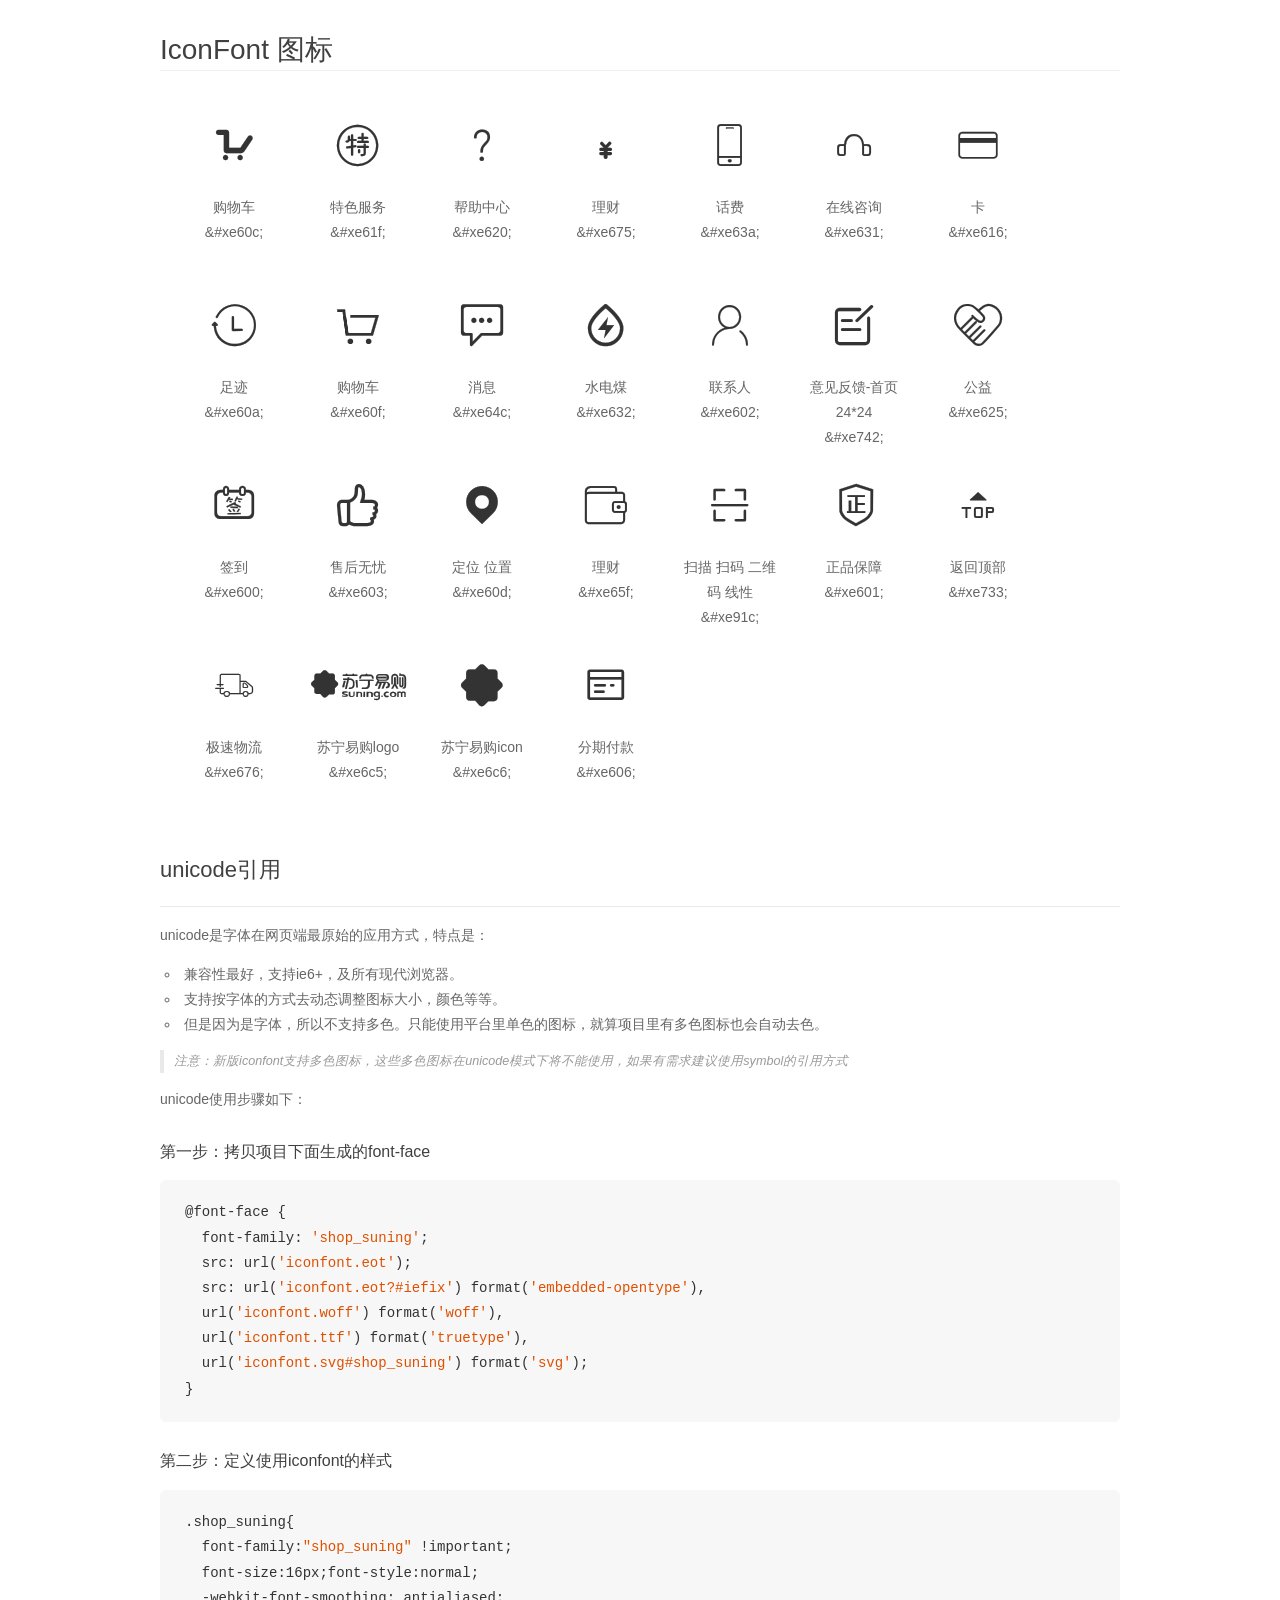
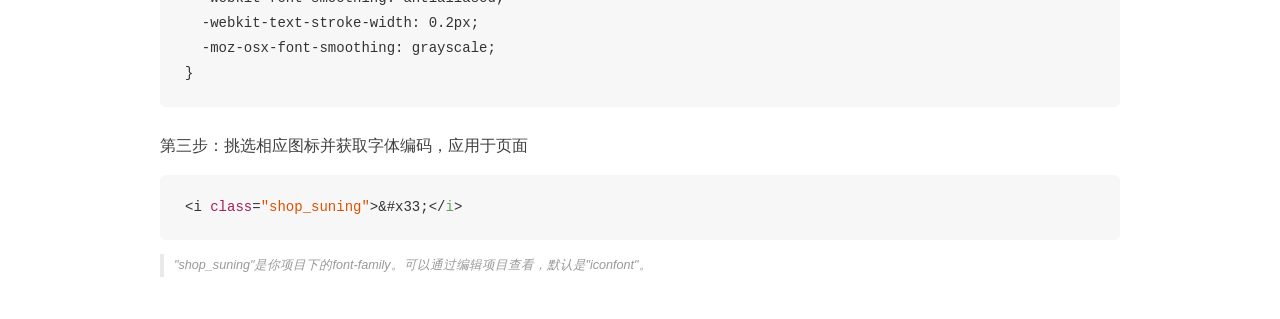
<file: businessWeb/iconfont/iconfont.html>
<!DOCTYPE html>
<html>
<head>
    <meta charset="utf-8"/>
    <title>IconFont</title>
    <link rel="stylesheet" href="demo.css">

    <style type="text/css">

        @font-face {font-family: "shop_suning";
          src: url('iconfont.eot'); /* IE9*/
          src: url('iconfont.eot#iefix') format('embedded-opentype'), /* IE6-IE8 */
          url('iconfont.woff') format('woff'), /* chrome, firefox */
          url('iconfont.ttf') format('truetype'), /* chrome, firefox, opera, Safari, Android, iOS 4.2+*/
          url('iconfont.svg#shop_suning') format('svg'); /* iOS 4.1- */
        }

        .shop_suning {
          font-family:"shop_suning" !important;
          font-size:16px;
          font-style:normal;
          -webkit-font-smoothing: antialiased;
          -webkit-text-stroke-width: 0.2px;
          -moz-osx-font-smoothing: grayscale;
        }

    </style>
</head>
<body>
    <div class="main markdown">
        <h1>IconFont 图标</h1>
        <ul class="icon_lists clear">
            
                <li>
                <i class="icon shop_suning">&#xe60c;</i>
                    <div class="name">购物车</div>
                    <div class="code">&amp;#xe60c;</div>
                </li>
            
                <li>
                <i class="icon shop_suning">&#xe61f;</i>
                    <div class="name">特色服务</div>
                    <div class="code">&amp;#xe61f;</div>
                </li>
            
                <li>
                <i class="icon shop_suning">&#xe620;</i>
                    <div class="name">帮助中心</div>
                    <div class="code">&amp;#xe620;</div>
                </li>
            
                <li>
                <i class="icon shop_suning">&#xe675;</i>
                    <div class="name">理财</div>
                    <div class="code">&amp;#xe675;</div>
                </li>
            
                <li>
                <i class="icon shop_suning">&#xe63a;</i>
                    <div class="name">话费</div>
                    <div class="code">&amp;#xe63a;</div>
                </li>
            
                <li>
                <i class="icon shop_suning">&#xe631;</i>
                    <div class="name">在线咨询</div>
                    <div class="code">&amp;#xe631;</div>
                </li>
            
                <li>
                <i class="icon shop_suning">&#xe616;</i>
                    <div class="name">卡</div>
                    <div class="code">&amp;#xe616;</div>
                </li>
            
                <li>
                <i class="icon shop_suning">&#xe60a;</i>
                    <div class="name">足迹</div>
                    <div class="code">&amp;#xe60a;</div>
                </li>
            
                <li>
                <i class="icon shop_suning">&#xe60f;</i>
                    <div class="name">购物车</div>
                    <div class="code">&amp;#xe60f;</div>
                </li>
            
                <li>
                <i class="icon shop_suning">&#xe64c;</i>
                    <div class="name">消息</div>
                    <div class="code">&amp;#xe64c;</div>
                </li>
            
                <li>
                <i class="icon shop_suning">&#xe632;</i>
                    <div class="name">水电煤</div>
                    <div class="code">&amp;#xe632;</div>
                </li>
            
                <li>
                <i class="icon shop_suning">&#xe602;</i>
                    <div class="name">联系人</div>
                    <div class="code">&amp;#xe602;</div>
                </li>
            
                <li>
                <i class="icon shop_suning">&#xe742;</i>
                    <div class="name">意见反馈-首页24*24</div>
                    <div class="code">&amp;#xe742;</div>
                </li>
            
                <li>
                <i class="icon shop_suning">&#xe625;</i>
                    <div class="name">公益</div>
                    <div class="code">&amp;#xe625;</div>
                </li>
            
                <li>
                <i class="icon shop_suning">&#xe600;</i>
                    <div class="name">签到</div>
                    <div class="code">&amp;#xe600;</div>
                </li>
            
                <li>
                <i class="icon shop_suning">&#xe603;</i>
                    <div class="name">售后无忧</div>
                    <div class="code">&amp;#xe603;</div>
                </li>
            
                <li>
                <i class="icon shop_suning">&#xe60d;</i>
                    <div class="name">定位 位置</div>
                    <div class="code">&amp;#xe60d;</div>
                </li>
            
                <li>
                <i class="icon shop_suning">&#xe65f;</i>
                    <div class="name">理财</div>
                    <div class="code">&amp;#xe65f;</div>
                </li>
            
                <li>
                <i class="icon shop_suning">&#xe91c;</i>
                    <div class="name">扫描 扫码 二维码 线性</div>
                    <div class="code">&amp;#xe91c;</div>
                </li>
            
                <li>
                <i class="icon shop_suning">&#xe601;</i>
                    <div class="name">正品保障</div>
                    <div class="code">&amp;#xe601;</div>
                </li>
            
                <li>
                <i class="icon shop_suning">&#xe733;</i>
                    <div class="name">返回顶部</div>
                    <div class="code">&amp;#xe733;</div>
                </li>
            
                <li>
                <i class="icon shop_suning">&#xe676;</i>
                    <div class="name">极速物流</div>
                    <div class="code">&amp;#xe676;</div>
                </li>
            
                <li>
                <i class="icon shop_suning">&#xe6c5;</i>
                    <div class="name">苏宁易购logo</div>
                    <div class="code">&amp;#xe6c5;</div>
                </li>
            
                <li>
                <i class="icon shop_suning">&#xe6c6;</i>
                    <div class="name">苏宁易购icon</div>
                    <div class="code">&amp;#xe6c6;</div>
                </li>
            
                <li>
                <i class="icon shop_suning">&#xe606;</i>
                    <div class="name">分期付款</div>
                    <div class="code">&amp;#xe606;</div>
                </li>
            
        </ul>
        <h2 id="unicode-">unicode引用</h2>
        <hr>

        <p>unicode是字体在网页端最原始的应用方式，特点是：</p>
        <ul>
        <li>兼容性最好，支持ie6+，及所有现代浏览器。</li>
        <li>支持按字体的方式去动态调整图标大小，颜色等等。</li>
        <li>但是因为是字体，所以不支持多色。只能使用平台里单色的图标，就算项目里有多色图标也会自动去色。</li>
        </ul>
        <blockquote>
        <p>注意：新版iconfont支持多色图标，这些多色图标在unicode模式下将不能使用，如果有需求建议使用symbol的引用方式</p>
        </blockquote>
        <p>unicode使用步骤如下：</p>
        <h3 id="-font-face">第一步：拷贝项目下面生成的font-face</h3>
        <pre><code class="lang-js hljs javascript">@font-face {
  font-family: <span class="hljs-string">'shop_suning'</span>;
  src: url(<span class="hljs-string">'iconfont.eot'</span>);
  src: url(<span class="hljs-string">'iconfont.eot?#iefix'</span>) format(<span class="hljs-string">'embedded-opentype'</span>),
  url(<span class="hljs-string">'iconfont.woff'</span>) format(<span class="hljs-string">'woff'</span>),
  url(<span class="hljs-string">'iconfont.ttf'</span>) format(<span class="hljs-string">'truetype'</span>),
  url(<span class="hljs-string">'iconfont.svg#shop_suning'</span>) format(<span class="hljs-string">'svg'</span>);
}
</code></pre>
        <h3 id="-iconfont-">第二步：定义使用iconfont的样式</h3>
        <pre><code class="lang-js hljs javascript">.shop_suning{
  font-family:<span class="hljs-string">"shop_suning"</span> !important;
  font-size:<span class="hljs-number">16</span>px;font-style:normal;
  -webkit-font-smoothing: antialiased;
  -webkit-text-stroke-width: <span class="hljs-number">0.2</span>px;
  -moz-osx-font-smoothing: grayscale;
}
</code></pre>
        <h3 id="-">第三步：挑选相应图标并获取字体编码，应用于页面</h3>
        <pre><code class="lang-js hljs javascript">&lt;i <span class="hljs-class"><span class="hljs-keyword">class</span></span>=<span class="hljs-string">"shop_suning"</span>&gt;&amp;#x33;<span class="xml"><span class="hljs-tag">&lt;/<span class="hljs-name">i</span>&gt;</span></span></code></pre>

        <blockquote>
        <p>"shop_suning"是你项目下的font-family。可以通过编辑项目查看，默认是"iconfont"。</p>
        </blockquote>
    </div>


</body>
</html>
</file>
<file: businessWeb/css/detail.css>
*{
	margin:0;
	padding:0;
}
h1, h2, h3, h4, h5, h6,b{
	font-weight:normal;
}
ul,li{
	list-style: none;
}
input{
	border:none;
}
a{
	text-decoration:none;
}
b{
	font-weight:normal;
}
i,b{
	font-style:normal;
}
img{
	border-style:none;
}
.nav{
	width:100%;
	height:36px;
	background:#f5f5f5;
	border-bottom:solid 1px #eeeeee;
	border-top:solid 1px #eeeeee;
}
.nav_con{
	width:1170px;
	height:36px;
	margin:0 auto;
}
.nav_con .nav_L{
	float:left;
}
.nav_con .nav_R{
	float:right;
}
.nav_con li{
	display:block;
	font-size:12px;
	color:#666666;
	line-height:36px;
	padding:0 10px;
	float:left;
}
.nav_con .nav_R li{
	padding:0 5px;
}
.nav_con li a{
	color:#666666;
}
.nav_con li i{
	display:block;
	font-size:12px;
	color:#bbbbbb;
	line-height:30px;
	margin-top:6px;
	float:right;
	transition: all 0.6s ease;
}
.nav_con li b{
	display:inline-block;
	font-size:16px;
	color:#ffaa00; 
}
.nav_con .nav_R li b{
	color:#ff6600;
}
.nav_con .nav_R li p{
	display:inline-block;
	color:#ff6600;
}
.nav_con li a:hover{
	color:#ff6600;
}
.nav_con .xiala:hover i{
	transform:rotate(180deg);
	transform:translateY(-6px)
	margin-bottom:6px;
}
.nav_con .xiala:hover{
	background:#fff;
	border:solid 1px #eeeeee;
	border-bottom:none;
}
.nav_con .xiala{
	position:relative;
}
.nav_con .nav_R .color a{
	color:#ff6600;
}
.nav_con .nav_L .daohangbiao{
	position:absolute;
	left:-1px;
	top:36px;
	width:300px;
	height:330px;
	border:solid 1px #eeeeee;
	border-top:none;
	display:none;
}
.nav_con .xiala:hover .daohangbiao{
	display:block;
}
.header{
	width:1170px;
	height:110px;
	margin:0 auto;
}
.header a{
	display:block;
	float:left;
}
.header a img{
	display:block;
	width:192px;
	height:90px;
}
.header_R{
	float:right;
	margin-right:280px;
}
.header_R .sousuo{
	width:550px;
	height:38px;
	margin-top:28px;
}
.header_R .sousuo input{
	width:390px;
	height:34px;
	border:solid 2px #ff5500; 
	border-left:none;
	outline:none;
}
.header_R .sousuo span{
	width:36px;
	height:34px;
	border:solid 2px #ff5500; 
	border-right:none;
	font-size:14px;38px;
	text-align:center;
	line-height:34px;
	color:#cccccc;
	float:left;
}
.header_R .sousuo button{
	width:120px;
	height:38px;
	background:#ff5500;
	border:none;
	font-size:12px;
	color:#fff;
	text-align:center;
	line-height:38px;
	float:right;
}
.header_R .sousuo_kind li{
	display:block;
	font-size:12px;
	color:#999999;
	line-height:14px;
	padding:0 10px;
	margin-top:10px;
	border-right:solid 1px #999999;
	float:left;
}
.header_R .sousuo_kind li:first-child{
	padding-left:0;
}
.header_R .sousuo_kind li:last-child{
	border-right:none;
}
.header_R .sousuo_kind li:hover{
	color:#ff6600;
	cursor: pointer;
}
.all{
	width:1190px;
	height:40px;
	margin:0 auto;
}
.all .all_shop,.all_tit{
	float:left;
}
.all .all_shop{
	width:190px;
	height:40px;
	background:#ff9900;
}
.all .all_shop a{
	display:block;
	font-size:14px;
	color:#fff;
	line-height:40px;
	font-weight:bolder;
}
.all .all_shop a i{
	display:inline-block;
	font-size:14px;
	color:#fff;
	line-height:40px;
	font-weight:bolder;
	margin:0 8px;
}
.all .all_tit li{
	float:left;
	display:block;
	margin-left:20px;
}
.all .all_tit li a{
	display:block;
	font-size:14px;
	color:#333;
	font-weight:bolder;
	line-height:40px;
}
.all .all_tit li a i{
	color:red;
}
.all .all_tit li:hover a{
	color:#ff6600;
}
.title{
	width:100%;
	height:40px;
	background:#f5f5f5;
	border-top:solid 2px #000000;
	margin-bottom:10px;
}
.title .title_con{
	width:1170px;
	height:40px;
	margin:0 auto;
}
.title .title_con a{
	display:inline-block;
	font-size:12px;
	color:#666;
	padding:4px 8px;
	margin-top:6px;
}
.title .title_con .change{
	background:#fff;
	border:solid 1px #999;
}
.detail{
	/*position: relative;*/
	width:1170px;
	height:716px;
	margin:0 auto;
}
.detail .box {
      width:440px;
      height:716px;
}
.detail .show-image {
      position: relative;
      width: 438px;
      height:438px;
      font-size: 0;
      border: 1px solid #ccc;
      overflow: hidden;
}
.detail .show-image img {
	display:block;
      width: 438px;
      height: 438px;
    }
.detail .filter {
      position: absolute;
      left: 0px;
      top:0;
      width: 150px;
      height: 150px;
      background: rgba(233,159,4,0.6);
      cursor: move;
      display: none;
}
.img-box{
	margin:10px;
}
.img-box>li {
      display: inline-block;
      border: 1px solid transparent;
    }
.img-box li img{
      max-width: 100%;
      max-height: 100%;
}
.img-box>li:hover,
.img-box>li.active {
      border: 1px solid #ff5500;
}
.show-big-image {
      position:absolute;
      left:567px;
      top:240px;
      width: 438px;
      height: 438px;
      overflow: hidden;
      background:#fff;
      border: 1px solid #eee;
      display: none;
    }
.show-big-image img {
    position: absolute;
    left: 0;
    top: 0;
    width:880px;
}
.fenxiang a{
	display:inline-block;
	font-size:12px;
	color:#999999;
	padding:5px;
}
.fenxiang a:hover{
	color:#ff6600;
}
.detail .box,.xinxi,.see{
	float:left;
} 
.detail .xinxi {
      width:529px;
      height:716px;
      border-right:solid 1px #ccc;
}
.detail .xinxi .xinxi-tit{
	display:block;
	width:529px;
	margin-top:15px;
}
.detail .xinxi .xinxi-tit i{
	display:inline-block;
	font-size:12px;
	color:#fff;
	background:#ff6600;
	padding:3px;
	margin-left:10px;
}
.detail .xinxi .xinxi-tit b{
	display:inline-block;
	font-size:12px;
	color:#ff6600;
	border:solid 1px #ff6600;
	padding:2px;
	margin-right:5px;
}
.detail .xinxi .xinxi-tit p{
	display:inline-block;
	font-size:16px;
	color:#333;
}
.detail .xinxi .youhui{
	display:block;
	width:529px;
}
.detail .xinxi .youhui b{
	display:inline-block;
	font-size:12px;
	color:#ff6600;
	padding:5px 10px;
}
.detail .xinxi .youhui p{
	display:inline-block;
	font-size:12px;
	color:#3388df;
}
.detail .xinxi .youhui p:hover{
	color:#ff6600;
}
.detail .xinxi .xinxi-price{
	width:509px;
	height:200px;
	margin:10px;
	background:#f5f5f5;
}
.detail .xinxi .xinxi-price .yigoujia{
	display:block;
	width:509px;
	height:50px;
}
.detail .xinxi .xinxi-price .yigoujia p{
	display:inline-block;
	font-size:12px;
	color:#999;
	line-height:50px;
	padding:0px 20px;	
}
.detail .xinxi .xinxi-price .yigoujia i{
	display:inline-block;
	font-size:12px;
	color:#ee0000;	
}
.detail .xinxi .xinxi-price .yigoujia b{
	display:inline-block;
	font-size:18px;
	color:#ee0000;	
	padding-right: 10px;
}
.detail .xinxi .xinxi-price .yigoujia a{
	display:inline-block;
	font-size:12px;
	color:#666;	
	text-decoration: underline;
}
.detail .xinxi .xinxi-price .yigoujia a:hover{
	color:#ff6600;	
}
.detail .xinxi .xinxi-price .super{
	display:block;
	font-size:12px;
	color:#333;
	height:50px;
	width:425px;
	padding-left:84px;
}
.detail .xinxi .xinxi-price .super i{
	display:inline-block;
	font-size:16px;
	color:#ffc18b;
	background:#000000;
	padding:3px;
	margin-right:8px;
}
.detail .xinxi .xinxi-price .super a{
	display:inline-block;
	font-size:12px;
	color:#3388dd;
	margin-left:20px;
}
.detail .xinxi .xinxi-price .super a:hover{
	text-decoration: underline;
}
.detail .xinxi .xinxi-price .cuxiao{
	display:block;
	height:50px;
	width:509px;
}
.detail .xinxi .xinxi-price .cuxiao p{
	display:inline-block;
	font-size:12px;
	color:#999;
	line-height:50px;
	padding:0px 25px;	
}
.detail .xinxi .xinxi-price .cuxiao b{
	display:inline-block;
	height:24px;
	width:50px;
	font-size:12px;
	color:#ff6600;
	border:solid 1px #ff6600;
	margin-right:5px;
	text-align:center;
	line-height:24px;
}
.detail .xinxi .xinxi-price .cuxiao a{
	display:inline-block;
	font-size:12px;
	color:#3388dd;
	margin-left:10px;
}
.detail .xinxi .xinxi-price .cuxiao a:hover{
	color:#ff6600;
	text-decoration: underline;
}
.detail .xinxi .weight{
	width:509px;
	height:100px;
	margin-left:10px;
	border-bottom:dashed 1px #ccc;
}
.detail .xinxi .weight a{
	display:block;
	font-size:12px;
	color:#333;
	padding-left:20px;
	padding-top:20px;
}
.detail .xinxi .weight a i{
	display:inline-block;
	font-size:16px;
	color:#ff6700;
	padding-right:10px;
}
.detail .xinxi .weight p{
	display:block;
	font-size:12px;
	color:#999;
	padding:20px 10px;
	float:left;	
}
.detail .xinxi .add{
	width:509px;
	height:200px;
	margin-left:10px;
	border-bottom:dashed 1px #ccc;
}
.detail .xinxi .add .add-num{
	width:480px;
	height:80px;
	margin:10px;
}
.detail .xinxi .add .add-num p{
	display:inline-block; 
	font-size:12px;
	color:#999;
	padding-top:30px;
	margin-right:12px;
}
.detail .xinxi .add .add-num button{
	display:inline-block; 
	width:15px;
	height:25px;
	background:#f1f1f1;
	font-size:12px;
	color:#666;
	text-align:center;
	line-height:25px;
	border:solid 1px #666;
	margin:3px;
}
.detail .xinxi .add .add-num .count{
	display:inline-block; 
	width:25px;
	height:25px;
	font-size:12px;
	color:#666;
	text-align:center;
	line-height:25px;
	border:solid 1px #666;
}
.detail .xinxi .add .add-car{
	width:440px;
	height:70px;
	margin:10px auto;
}
.detail .xinxi .add .add-car button{
	display:inline-block;
	font-size:16px;
	color:#fff;
	margin:5px;
	border:none;
	outline:none;
}
.detail .xinxi .add .add-car .buy{
	background:#663200;
	padding:10px 20px;
}
.detail .xinxi .add .add-car .car{
	background:#ff6600;
	padding:10px;
}
.detail .xinxi .add .add-car .car i{
	padding-right:5px;
	font-size:20px;
}
.detail .xinxi .add .add-car .erweima{
	position:relative;
	display:inline-block;
	font-size:12px;
	color:#666;
	padding:12px;
	margin:5px;
	border:solid 1px #ccc;
}
.detail .xinxi .add .add-car .erweima img{
	position:absolute;
	display:block;
	top:40px;
	left:-1px;
	border:solid 1px #ccc;
	border-top:none;
	width:96px;
	height:100px;
	padding:20px;
	display:none;
}
.detail .xinxi .add .add-car .erweima:hover img{
	display:block;
	background:#fff;
}
.detail .xinxi .add .add-car .erweima i{
	font-size:16px;
	color:#333;
	margin:0 5px;
}
.detail .xinxi .ser p{
	position:relative;
	display:inline-block;
	margin:10px;
	font-size:12px;
	color:#999;
}
.detail .xinxi .ser p a{
	color:#333;
}
.detail .xinxi .ser p i{
	font-size:16px;
	color:#a98c81;
}
.detail .xinxi .ser p b{
	position: absolute;
	left:-50px;
	top:30px;
	display:block;
	padding:5px 10px;
	font-size:12px;
	color:#333;
	border:solid 1px #ff6600;
	display:none;
}
.detail .xinxi .ser p:hover a{
	color:#ff6600;
	text-decoration: underline;
}
.detail .xinxi .ser p:hover b{
	display:block;
}
.detail .see {
      width:200px;
      height:716px;
}
.detail .see .see-tit{
      width:200px;
      height:26px;
      font-size:12px;
      color:#666;
      line-height:26px;
      text-align:center;
}
.detail .see .see-pic{
      width:200px;
      height:230px;
}
.detail .see .see-pic img{
      width:180px;
      height:160px;
      padding:10px;
}
.detail .see .see-pic p{
      font-size:12px;
      color:#666;
      line-height:16px;
}
.detail .see .see-pic p i{
      display:inline-block;
      width:28px;
      height:16px;
      background:#ff6600;
      font-size:12px;
      color:#fff;
      text-align:center;
      line-height:16px;
      margin:0 10px;
}
.detail .see .see-pic b{
      display:inline-block;
      font-size:12px;
      color:#ff6600;
      margin:10px;
}
</file>
<file: businessWeb/css/footer.css>
*{
	margin:0;
	padding:0;
}
h1, h2, h3, h4, h5, h6,b{
	font-weight:normal;
}
ul,li{
	list-style: none;
}
input{
	border:none;
}
a{
	text-decoration:none;
}
b{
	font-weight:normal;
}
i,b{
	font-style:normal;
}
img{
	border-style:none;
}
.service{
	width:100%;
	height:280px;
	background:#f5f5f5;
	border-top:solid 1px #e7e7e7;
}
.service_con{
	width:1180px;
	height:280px;
	margin:0 auto;
}
.service_con .service_top{
	width:1180px;
	height:99px;
	border-bottom:solid 1px #e7e7e7;
}
.service_con .service_top .service_t{
	width:250px;
	height:99px;
	float:left;
}
.service_con .service_top .service_change{
	width:180px;
}
.service_con .service_top .ima{
	display:block;
	width:60px;
	height:99px;
}
.service_con .service_top .ima a{
	display:block;
	width:48px;
	height:48px;
	border-radius:50%;
	background:#ffa90a;
	margin-top:12px;
}
.service_con .service_top .ima a i{
	display:block;
	font-size:34px;
	color:#fff;
	text-align:center;
	line-height:50px;
}
.service_con .service_t .word{
	display:block;
	width:190px;
	height:99px;
}
.service_con .service_change .word{
	width:120px;
}
.service_con .service_t .word a{
	display:block;
	width:190px;
	height:24px;
	font-size:12px;
	color:#333333;
	font-weight:bolder;
	line-height:24px;
	margin-top:12px;
}
.service_con .service_change .word a{
	width:120px;
}
.service_con .service_t .word p{
	display:block;
	width:190px;
	height:24px;
	font-size:12px;
	color:#545454;
	line-height:24px;
}
.service_con .service_change .word p{
	width:120px;
}
.service_con .service_top .ima,.word{
	float:left;
}
.service_con .service_top .word a:hover{
	color:#ff5600;
}
.service_con .service_bottom{
	width:1180px;
	height:180px;
}
.service_con .service_b{
	width:210px;
	height:180px;
	float:left;
}
.service_con .service_b h5{
	display:block;
	width:210px;
	height:24px;
	font-size:14px;
	color:#545454;
	font-weight:bolder;
	line-height:24px;
	padding-top:10px;
}
.service_con .service_b span{
	display:block;
	width:210px;
	height:146px;
}
.service_con .service_b span a{
	display:block;
	width:210px;
	height:22px;
	font-size:12px;
	color:#545454;
	line-height:22px;
}
.service_con .service_dif{
	width:130px;
	height:180px;
	float:right;
}
.service_con .service_dif h5{
	display:block;
	width:130px;
	height:24px;
	font-size:14px;
	color:#545454;
	font-weight:bolder;
	line-height:24px;
	padding-top:10px;
}
.service_con .service_dif a{
	display:block;
	width:84px;
	height:146px;
	font-size:12px;
	color:#545454;
	line-height:20px;
}
.service_con .service_bottom a:hover{
	color:#ff5600;
}
.footer{
	width:818px;
	height:180px;
	margin:15px auto;
}
.footer_1,.footer_2,.footer_3,.footer_4,.footer_5{
	height:28px;	
}
.footer_1{
	margin-left:70px;
}
.footer_2{
	margin-left:30px;
}
.footer_4{
	margin-left:30px;
}
.footer_5{
	margin-left:103px;
}
.footer li{
	float:left;
}
.footer li a{
	display:block;
	font-size:12px;
	color:#666666;
	background:url(../images/foot.jpg) no-repeat center right;
	padding:6px 10px;
}
.footer .footer_3 a,.footer_4 a{
	display:block;
	font-size:12px;
	color:#999999;
	background:url(../images/foot.jpg) no-repeat center right;
	padding:6px 8px;
	float:left;
}
.footer .footer_3 a img{
	width:18px;
	height:16px;
	padding-right:5px;
}
.footer .footer_3 a img,.su{
	float:left;
}
.footer .nobd{
	background:none;
}
.footer .footer_3 .nobd{
	background:none;
}
.footer .footer_5 p{
	font-size:12px;
	color:#999999;
	line-height:28px;
}
.footer .footer_6{
	width:352px;
	height:24px;
	margin-top:6px;
	margin-left:233px;
}
.footer .footer_6 img{
	width:76px;
	height:24px;
	margin-right:8px;
}
</file>
<file: businessWeb/css/login.css>
*{
	margin:0;
	padding:0;
}
h1, h2, h3, h4, h5, h6,b{
	font-weight:normal;
}
ul,li{
	list-style: none;
}
input{
	border:none;
}
a{
	text-decoration:none;
}
img{
	border-style:none;
}

.header{
	width:1000px;
	height:100px;
	margin:0 auto;
}
.header a{
	float:left;
}
.header a img{
	width:194px;
	height:100px;
}
.header_R{
	position:relative;
	width:794px;
	height:100px;
	float:right;
}
.header_R p{
	width:792px;
	height:24px;
	margin-top:36px;
	font-size:12px;
	color:#333333;
	line-height:24px;
	text-align:center;
	border:solid 1px #fecd66;
	background:#fefff1;
}
.header_R span{
	position:absolute;
	right:0;
	bottom:0;
	width:164px;
	height:38px;
}
.header_R span i{
	width:18px;
	height:38px;
	font-size:18px;
	line-height:38px;
}
.header_R span b{
	width:136px;
	height:38px;
	font-size:12px;
	color:#333333;
	line-height:38px;
	float:right;
}
.banner{
	width:100%;
	height:570px;
	background:url(../images/login2.jpg);
	background-position:-560px 0;
}
.banner .banner_con{
	position:relative;
	width:1400px;
	height:570px;
}
.banner .login{
	position:absolute;	
	top:48px;
	right:214px;
	width:362px;
	height:410px;
	background:#fff;
}
.banner .login_head{
	width:362px;
	height:50px;
	border-bottom:solid 1px #eeeeee;
	margin-bottom:40px;
}
.banner .login_head a{
	display:block;
	width:181px;
	height:50px;
	font-size:16px;
	color:#333333;
	text-align:center;
	line-height:50px;
	float:left;
}
.banner .login_head .login_code{
	background:url(../images/login2_03.jpg) no-repeat center right;
}
.banner .login_head a:hover{
	color:#ff6600;
}
.banner .login_center{
	width:362px;
	height:215px;
}
.banner .login_center .input{
	width:310px;
	height:36px;
	border:solid 1px #dddddd;
	margin-bottom:20px;
	margin-left:25px;
}
.banner .login_center .input i{
	display:block;
	width:40px;
	height:36px;
	font-size:20px;
	color:#cccccc;
	text-align:center;
	line-height:36px;
	float:left;
}
.banner .login_center .input input{
	width:270px;
	height:36px;
	font-size:12px;
	color:#cccccc;
	line-height:36px;
	float:right;
}
.banner .login_message{
	width:310px;
	height:34px;
	padding-top:12px;
	margin-left:25px;
}
.banner .login_message .left{
	width:104px;
	height:34px;
	float:left;
}
.banner .login_message .left i{
	display:block;
	width:20px;
	height:34px;
	font-size:16px;
	color:#999999;
	line-height:34px;
	float:left;
}
.banner .login_message .left a{
	display:block;
	width:84px;
	height:34px;
	font-size:12px;
	color:#333333;
	line-height:34px;
	float:right;
}
.banner .login_message .left a:hover{
	color:#ff6600;
}
.banner .login_message .right{
	width:58px;
	height:34px;
	font-size:12px;
	color:#333333;
	line-height:34px;
	float:right;
}
.banner .login_message .right:hover{
	color:#ff6600;
}
.banner button{
	width:310px;
	height:40px;
	background:#ff6600;
	border-radius:4px;
	font-size:18px;
	font-weight:bolder;
	color:#fff;
	text-align:center;
	border:none;
	line-height:40px;
	margin-left:25px;
}
.banner .sup{
	width:310px;
	height:40px;
	margin-left:25px;
	font-size:12px;;
	text-align:center;
}
.banner .sup a{
	color:#333333;
}
.banner .sup a:hover{
	color:#ff6600;
}
.banner .login_foot{
	width:310px;
	height:64px;
	margin-left:25px;
}
.banner .login_foot .foot_1{
	width:310px;
	height:30px;
}
.banner .foot_1 .line{
	display:inline-block;
	width:91px;
	border-top:solid 1px #999999;
	vertical-align:middle;
}
.banner .foot_1 .tex{
	display:inline-block;
	width:118px;
	font-size:12px;
	text-align:center;
	color:#999999;
	vertical-align:middle;
}
.banner .login_foot .foot_2{
	width:310px;
	height:34px;
}
.banner .login_foot .foot_2 .account{
	background:url(../images/loginff_03.jpg) no-repeat center right;
	padding:2px 8px;
	float:left;
}
.banner .foot_2 .account i,p{
	float:left;
}
.banner .foot_2 .account i{
	font-size:18px;
	line-height:20px;
}
.banner .foot_2 .account p{
	font-size:12px;
	color:#333333;
	padding-left:5px;
}
.banner .foot_2 .qq i{
	color:#65a3de;
}
.banner .foot_2 .wx i{
	color:#51c332;
}
.banner .foot_2 .yfb i{
	color:#008ad9;
}
.banner .foot_2 .account:hover p{
	color:#ff6600; 
}
.footer{
	width:970px;
	height:130px;
	margin:15px auto;
}
.footer_1,.footer_2,.footer_3,.footer_4{
	height:28px;
}
.footer_1{
	margin-left:105px;
}
.footer_2{
	margin-left:86px;
}
.footer li{
	float:left;
}
.footer li a{
	display:block;
	font-size:12px;
	color:#666666;
	background:url(../images/foot.jpg) no-repeat center right;
	padding:6px 10px;
}
.footer .nobd{
	background:none;
}
.footer .footer_3 p{
	font-size:12px;
	color:#999999;
	line-height:28px;
}
.footer .footer_4{
	width:352px;
	height:24px;
	margin-top:6px;
	margin-left:309px;
}
.footer .footer_4 img{
	width:76px;
	height:24px;
	margin-right:8px;
}
</file>
<file: businessWeb/css/shop_car.css>
*{
	margin:0;
	padding:0;
}
h1, h2, h3, h4, h5, h6,b{
	font-weight:normal;
}
ul,li{
	list-style: none;
}
input{
	border:none;
}
a{
	text-decoration:none;
}
i{
	font-style:normal;
}
img{
	border-style:none;
}
.header{
	width:992px;
	height:90px;
	margin:0 auto;
}
.header a{
	display:block;
	float:left;
}
.header a img{
	display:block;
	width:192px;
	height:90px;
}
.header_R{
	float:right;
}
.header_R input{
	width:282px;
	height:34px;
	border:solid 2px #ff5500; 
	border-left:none;
	margin-top:28px;
	outline:none;
}
.header_R span{
	width:36px;
	height:34px;
	border:solid 2px #ff5500; 
	border-right:none;
	margin-top:28px;
	font-size:14px;38px;
	text-align:center;
	line-height:34px;
	color:#cccccc;
	float:left;
}
.header_R button{
	width:80px;
	height:38px;
	background:#ff5500;
	border:none;
	font-size:12px;
	color:#fff;
	text-align:center;
	line-height:38px;
	margin-top:28px;
	float:right;
}
.addr{
	width:992px;
	height:46px;
	margin:0 auto;
}
.addr span{
	display:block;
	float:left;
}
.addr .address{
	font-size:12px;
	color:#666666;
	line-height:46px;
}
.addr .address p{
	display:block;
	width:96px;
	height:22px;
	border:solid 1px #bbbbbb;
	font-size:12px;
	color:#333333;
	text-align:center;
	margin-top:11px;
	margin-left:7px;
	line-height:22px;
	float:right;
}
.addr .address p i{
	vertical-align:middle; ;
	color:#bbbbbb;
}
.addr .address p #shang{
	display:none;
}
.addr .login{
	font-size:12px;
	color:#333333;
	line-height:46px;
	padding-left:20px;
}
.addr .login button{
	display:block;
	width:60px;
	height:28px;
	margin:9px 10px;
	background:#ff6600;
	font-size:14px;
	color:#fff;
	border:none;
	outline:none;
	border-radius:3px;
	text-align:center;
	line-height:28px;
}
.addr .login p,button{
	float:left;
}
.content{
	width:992px;
	height:354px;
	margin:0 auto;
}
.content .choose_all{
	width:990px;
	height:32px;
	border:solid 1px #dddddd;
	border-top:solid 2px #dddddd;
}
.content .choose_btn{
	width:14px;
	height:14px;
	margin:9px 10px;
	background:#ffffff;
	border:solid 1px #dddddd;
	outline:none;
}
.content .choose_all p{
	display:block;
	height:32px;
	font-size:12px;
	color:#666666;
	line-height:32px;
	float:left;
}
.content .choose_all p:nth-child(2){
	width:190px;
}
.content .choose_all p:nth-child(3){
	width:170px;
}
.content .choose_all p:nth-child(4){
	width:134px;
}
.content .choose_all p:nth-child(5){
	width:120px;
}
.content .choose_all p:nth-child(6){
	width:124px;
}
.content .choose_all p:nth-child(7){
	width:118px;
}
.content .choose_all p:nth-child(8){
	width:100px;
}
.content .add_shop{
	width:992px;
	height:180px;
	margin-top:15px;
}
.content .add_shop .tit{
	width:992px;
	height:32px;
}
.content .add_shop .tit p{
	font-size:12px;
	color:#333;
	line-height:32px;
}
.content .add_shop .tit p i{
	color:#f4a61b;
	margin-right:5px;
}
.content .add_shop .tit button,p{
	float:left;
}
.content .add_shop .tit b{
	display:block;
	font-size:12px;
	color:#333;
	line-height:32px;
	margin-right:20px;
	float:right;	
}
.content .add_shop .message{
	width:990px;
	height:146px;
	background:#fffbf2;
	border:solid 1px #dddddd;
}
.content .add_shop .message .message_btn{
	width:68px;
	height:146px;
}
.content .add_shop .message .message_btn .choose_btn{
	margin-left:30px;
}
.content .add_shop .message .message_pic{
	width:80px;
	height:146px;
}
.content .add_shop .message .message_pic img{
	width:80px;
	height:80px;
	margin-top:15px;
}
.content .add_shop .message .message_tit{
	width:180px;
	height:146px;
	margin-left:15px;
}
.content .add_shop .message .message_tit p{
	display:block;
	width:180px;
	height:44px;
	font-size:12px;
	color:#333;
	line-height:22px;
	margin-top:15px;
	overflow:hidden;
}
.content .add_shop .message .message_tit span{
	display:block;
	width:180px;
	height:22px;
	font-size:12px;
	line-height:22px;
}
.content .add_shop .message .message_tit span button{
	background:#fffbf2;
	color:#60b6f0;
	border:none;
	outline:none;
	margin-top:20px;
}
.content .add_shop .message .jianjie{
	width:110px;
	height:90px;
	margin-left:30px;
}
.content .add_shop .message .jianjie p{
	display:block;
	width:90px;
	height:22px;
	font-size:12px;
	color:#999;
	line-height:22px;
	margin-top:15px;
	overflow:hidden;
}
.content .add_shop .message .price{
	width:70px;
	height:90px;
	margin-left:40px;
}
.content .add_shop .message .price p{
	display:block;
	width:60px;
	height:22px;
	font-size:12px;
	color:#333;
	line-height:22px;
	margin-top:15px;
}
.content .add_shop .message .mes_number{
	width:70px;
	height:22px;
	background:#fff;
	font-size:16px;
	color:#999;
	line-height:22px;
	border:solid 1px #999;
	margin-top:15px;
	margin-left:30px;
}
.content .add_shop .message .mes_number button{
	border:none;
	outline:none;
	width:22px;
	height:22px;
	font-size:16px;
	color:#999;
	background:#fff;
}
.content .add_shop .message .mes_number button,.count{
	float:left;
}
.content .add_shop .message .mes_number .count{
	width:26px;
	text-align:center;
	line-height:22px;
}
.content .add_shop .message .mes_priceAll{
	width:80px;
	height:22px;
	font-size:14px;
	color:#333;
	font-weight:bolder;
	line-height:22px;
	margin-top:15px;
	margin-left:70px;
}
.content .add_shop .message .mes_move{
	width:60px;
	height:60px;
	font-size:12px;
	color:#3999;
	line-height:22px;
	margin-top:15px;
	margin-left:30px;
}
.content .add_shop .message .mes_move button{
	border:none;
	outline:none;
	background:#fffbf2;
}

.content .add_shop .message .mes{
	float:left;
}
.content .end{
	width:990px;
	height:58px;
	border:solid 1px #dddddd;
	margin-top:28px;
}
.content .end .choose_btn{
	margin-top:22px;
}
.content .end .choose_all{
	width:62px;
	height:58px;
	font-size:12px;
	color:#333;
	line-height:58px;
	border:none;
	background:#fff;
	outline:none;
}
.content .end .choose_del{
	width:334px;
	height:58px;
	font-size:12px;
	color:#666;
	line-height:58px;
	border:none;
	background:#fff;
	outline:none;
}
.content .end .number{
	display:inline-block;
	width:226px;
	height:38px;
	margin-top:10px;
	border-right:solid 1px #dddddd;
}
.content .end .number p:nth-child(1){
	font-size:12px;
	color:#333;
}
.content .end .number p:nth-child(1) i{
	padding:0 3px;
	color:#ff6600;
	font-weight:bolder;
}
.content .end .number p:nth-child(2){
	font-size:12px;
	color:#999;
	padding-left:20px;
}
.content .end .total{
	width:120px;
	height:58px;
	background:#ff6600;
	font-size:18px;
	color:#fff;
	font-weight:bolder;
	text-align:center;
	line-height:58px;
	border:none;
	outline:none;
	float:right;
}
.content .end .price{
	display:block;
	width:183px;
	height:58px;
	padding:0 15px;
	float:right;
}
.content .end .price p:nth-child(1){
	font-size:12px;
	color:#333;
	line-height:30px;
}
.content .end .price p:nth-child(1) i{
	color:#ff6600;
}
.content .end .price p:nth-child(1) b{
	font-size:16px;
	color:#ff6600;
}
.content .end .price p:nth-child(2){
	font-size:12px;
	color:#999;
}
.like{
	margin:0 auto;
	width:992px;
	height:666px;
}
.like .like_H{
	width:992px;
	height:41px;
}
.like .like_H p{
	display:block;
	width:140px;
	height:40px;
	font-size:12px;
	font-weight:bolder;
	color:#333333;
	text-align:center;
	line-height:40px;
	border:solid 1px #dddddd;
	border-bottom:none;
	float:left;
}
.like .like_H span{
	display:block;
	width:850px;
	height:40px;
	border-bottom:solid 1px #dddddd;
	float:right;
}
.like .like_con{
	width:990px;
	height:624px;
	border:solid 1px #dddddd;
	border-top:none;
}
.like .like_con li{
	width:188px;
	height:300px;
	margin-left:48px;
	float:left;
}
.like .like_con li img{
	display:block;
	width:188px;
	height:160px;
	padding-top:15px;
}
.like .like_con li span{
	display:block;
	width:188px;
	height:24px;
	padding-top:15px;
}
.like .like_con li span p:nth-child(1){
	display:block;
	font-size:14px;
	color:#ff6657;
	line-height:24px;
	float:left;
}
.like .like_con li span p:nth-child(1) i{
	font-size:12px;
}
.like .like_con li span p:nth-child(2){
	display:block;
	font-size:12px;
	color:#999999;
	line-height:24px;
	float:right;
}
.like .like_con li span p:nth-child(2) i{
	color:#666666;
}
.like .like_con li .title{
	display:block;
	width:188px;
	height:48px;
	font-size:12px;
	color:#333333;
	line-height:24px;
	overflow:hidden;
}
.like .like_con li .title i{
	display:inline-block;
	width:36px;
	height:20px;
	background:#ff8600;
	margin-right:5px;
	font-size:12px;
	color:#fff;
	text-align:center;
	line-height:20px;
}
.like .like_con li button{
	width:186px;
	height:30px;
	background:#fff;
	margin-top:5px;
	font-size:12px;
	color:#333;
	text-align:center;
	line-height:20px;
	border:solid 1px #dddddd;
}
.like .like_con li button i{
	font-size:20px;
	color:#999;
	margin-right:5px;
	font-weight:bolder;
}
</file>
<file: businessWeb/css/sign.css>
*{
	margin:0;
	padding:0;
}
h1, h2, h3, h4, h5, h6,b{
	font-weight:normal;
}
ul,li{
	list-style: none;
}
input{
	border:none;
}
a{
	text-decoration:none;
}
img{
	border-style:none;
}
input{
	outline: none;
}
html{
	width:100%;
	height:100%;
	background:#f8f8f8;
}
.header{
	width:990px;
	height:86px;
	margin:0 auto;
}
.header_left{
	width:290px;
	height:86px;
	float:left;
}
.header_left a{
	width:190px;
	height:86px;
	float:left;
}
.header_left a img{
	width:190px;
	height:62px;
	padding-top:12px;
}
.header_left p{
	display:block;
	width:74px;
	height:86px;
	font-size:17px;
	color:#666666;
	line-height:86px;
	text-align:center;
	float:right;
}
.header_right{
	position:relative;
	width:130px;
	height:86px;
	float:right;
}
.header_right a{
	position:absolute;
	display:block;
	height:32px;
	width:130px;
	font-size:12px;
	color:#333333;
	text-align:center;
	line-height:32px;
	right:0;
	bottom:0;
}
.header_right a:hover{
	color:#f60105;
}
.center{
	width:990px;
	height:460px;
	border:1px solid #dddddd;
	border-top:3px solid #ff9900;
	margin:0 auto;
	background:#fff;
}
form{
	width:380px;
	height:380px;
	margin:45px auto;
}
form .gift{
	width:380px;
	height:20px;
}
form .gift i{
	width:20px;
	height:20px;
	font-size:18px;
	color:#ffaa00;
	float:left;
}
form .gift h1{
	display:block;
	width:356px;
	height:20px;
	font-size:16px;
	color:#222222;
	line-height:20px;
	float:right;
}
form .gift h1 b{
	color:#ff4400;
}
.phone{
	position:relative;
	width:378px;
	height:36px;
	border:solid 1px #cccccc;
	margin-top:15px;
	margin-bottom:25px;
}
.phone span{
	display:block;
	width:78px;
	height:36px;
	font-size:12px;
	color:#222222;
	margin-left:10px;
	line-height:36px;
	float:left;
}
.phone p{
	position:absolute;
	left:0;
	top:36px;
	font-size:12px;
	color:#ff6600;
}
.phone_number input,.password input{
	width:290px;
	height:36px;
	font-size:12px;
	color:#cdcdcd;
	line-height:36px;
	float:right;
}
.phone_code input{
	width:140px;
	height:36px;
	font-size:12px;
	color:#cdcdcd;
	line-height:36px;
	float:left;
}
.phone_code button{
	width:150px;
	height:36px;
	font-size:12px;
	color:#333333;
	background:#f5f5f5;
	text-align:center;
	line-height:36px;
	float:right;
	border:none;
	border-left:solid 1px #cccccc;
}
.agreement{
	width:380px;
	height:60px;
}
.agreement input{
	width:12px;
	height:12px;
	border:solid 1px #a9a9a9;
	background:#e5e5e5;
	margin-top:25px;
	float:left;
}
.agreement p{
	display:block;
	width:360px;
	height:60px;
	font-size:12px;
	color:#222222;
	line-height:60px;
	float:right;
}
.sign_btn{
	width:380px;
	height:60px;
	background:#ff6600;
	border-radius:2px;
	font-size:18px;
	color:#fff;
	text-align:center;
	border:none;
	line-height:60px;
}
.user_sign{
	width:380px;
	height:20px;
	margin-top:6px;
}
.user_sign i{
	width:20px;
	height:20px;
	font-size:18px;
	color:#ff6600;
}
.user_sign a{
	width:360px;
	height:20px;
	font-size:14px;
	color:#ff6600;
	line-height:20px;
}
.footer{
	width:818px;
	height:192px;
	margin:15px auto;
}
.footer_1,.footer_2,.footer_3,.footer_4,.footer_5{
	height:28px;	
}
.footer_1{
	margin-left:70px;
}
.footer_2{
	margin-left:30px;
}
.footer_4{
	margin-left:30px;
}
.footer_5{
	margin-left:103px;
}
.footer li{
	float:left;
}
.footer li a{
	display:block;
	font-size:12px;
	color:#666666;
	background:url(../images/foot.jpg) no-repeat center right;
	padding:6px 10px;
}
.footer .footer_3 a,.footer_4 a{
	display:block;
	font-size:12px;
	color:#999999;
	background:url(../images/foot.jpg) no-repeat center right;
	padding:6px 8px;
	float:left;
}
.footer .footer_3 a img{
	width:18px;
	height:16px;
	padding-right:5px;
}
.footer .footer_3 a img,p{
	float:left;
}
.footer .nobd{
	background:none;
}
.footer .footer_3 .nobd{
	background:none;
}
.footer .footer_5 p{
	font-size:12px;
	color:#999999;
	line-height:28px;
}
.footer .footer_6{
	width:352px;
	height:24px;
	margin-top:6px;
	margin-left:233px;
}
.footer .footer_6 img{
	width:76px;
	height:24px;
	margin-right:8px;
}
</file>
<file: businessWeb/iconfont/demo.css>
*{margin: 0;padding: 0;list-style: none;}
/*
KISSY CSS Reset
理念：1. reset 的目的不是清除浏览器的默认样式，这仅是部分工作。清除和重置是紧密不可分的。
2. reset 的目的不是让默认样式在所有浏览器下一致，而是减少默认样式有可能带来的问题。
3. reset 期望提供一套普适通用的基础样式。但没有银弹，推荐根据具体需求，裁剪和修改后再使用。
特色：1. 适应中文；2. 基于最新主流浏览器。
维护：玉伯<lifesinger@gmail.com>, 正淳<ragecarrier@gmail.com>
 */

/** 清除内外边距 **/
body, h1, h2, h3, h4, h5, h6, hr, p, blockquote, /* structural elements 结构元素 */
dl, dt, dd, ul, ol, li, /* list elements 列表元素 */
pre, /* text formatting elements 文本格式元素 */
form, fieldset, legend, button, input, textarea, /* form elements 表单元素 */
th, td /* table elements 表格元素 */ {
  margin: 0;
  padding: 0;
}

/** 设置默认字体 **/
body,
button, input, select, textarea /* for ie */ {
  font: 12px/1.5 tahoma, arial, \5b8b\4f53, sans-serif;
}
h1, h2, h3, h4, h5, h6 { font-size: 100%; }
address, cite, dfn, em, var { font-style: normal; } /* 将斜体扶正 */
code, kbd, pre, samp { font-family: courier new, courier, monospace; } /* 统一等宽字体 */
small { font-size: 12px; } /* 小于 12px 的中文很难阅读，让 small 正常化 */

/** 重置列表元素 **/
ul, ol { list-style: none; }

/** 重置文本格式元素 **/
a { text-decoration: none; }
a:hover { text-decoration: underline; }


/** 重置表单元素 **/
legend { color: #000; } /* for ie6 */
fieldset, img { border: 0; } /* img 搭车：让链接里的 img 无边框 */
button, input, select, textarea { font-size: 100%; } /* 使得表单元素在 ie 下能继承字体大小 */
/* 注：optgroup 无法扶正 */

/** 重置表格元素 **/
table { border-collapse: collapse; border-spacing: 0; }

/* 清除浮动 */
.ks-clear:after, .clear:after {
  content: '\20';
  display: block;
  height: 0;
  clear: both;
}
.ks-clear, .clear {
  *zoom: 1;
}

.main {
  padding: 30px 100px;
width: 960px;
margin: 0 auto;
}
.main h1{font-size:36px; color:#333; text-align:left;margin-bottom:30px; border-bottom: 1px solid #eee;}

.helps{margin-top:40px;}
.helps pre{
  padding:20px;
  margin:10px 0;
  border:solid 1px #e7e1cd;
  background-color: #fffdef;
  overflow: auto;
}

.icon_lists{
  width: 100% !important;

}

.icon_lists li{
  float:left;
  width: 100px;
  height:180px;
  text-align: center;
  list-style: none !important;
}
.icon_lists .icon{
  font-size: 42px;
  line-height: 100px;
  margin: 10px 0;
  color:#333;
  -webkit-transition: font-size 0.25s ease-out 0s;
  -moz-transition: font-size 0.25s ease-out 0s;
  transition: font-size 0.25s ease-out 0s;

}
.icon_lists .icon:hover{
  font-size: 100px;
}



.markdown {
  color: #666;
  font-size: 14px;
  line-height: 1.8;
}

.highlight {
  line-height: 1.5;
}

.markdown img {
  vertical-align: middle;
  max-width: 100%;
}

.markdown h1 {
  color: #404040;
  font-weight: 500;
  line-height: 40px;
  margin-bottom: 24px;
}

.markdown h2,
.markdown h3,
.markdown h4,
.markdown h5,
.markdown h6 {
  color: #404040;
  margin: 1.6em 0 0.6em 0;
  font-weight: 500;
  clear: both;
}

.markdown h1 {
  font-size: 28px;
}

.markdown h2 {
  font-size: 22px;
}

.markdown h3 {
  font-size: 16px;
}

.markdown h4 {
  font-size: 14px;
}

.markdown h5 {
  font-size: 12px;
}

.markdown h6 {
  font-size: 12px;
}

.markdown hr {
  height: 1px;
  border: 0;
  background: #e9e9e9;
  margin: 16px 0;
  clear: both;
}

.markdown p,
.markdown pre {
  margin: 1em 0;
}

.markdown > p,
.markdown > blockquote,
.markdown > .highlight,
.markdown > ol,
.markdown > ul {
  width: 80%;
}

.markdown ul > li {
  list-style: circle;
}

.markdown > ul li,
.markdown blockquote ul > li {
  margin-left: 20px;
  padding-left: 4px;
}

.markdown > ul li p,
.markdown > ol li p {
  margin: 0.6em 0;
}

.markdown ol > li {
  list-style: decimal;
}

.markdown > ol li,
.markdown blockquote ol > li {
  margin-left: 20px;
  padding-left: 4px;
}

.markdown code {
  margin: 0 3px;
  padding: 0 5px;
  background: #eee;
  border-radius: 3px;
}

.markdown pre {
  border-radius: 6px;
  background: #f7f7f7;
  padding: 20px;
}

.markdown pre code {
  border: none;
  background: #f7f7f7;
  margin: 0;
}

.markdown strong,
.markdown b {
  font-weight: 600;
}

.markdown > table {
  border-collapse: collapse;
  border-spacing: 0px;
  empty-cells: show;
  border: 1px solid #e9e9e9;
  width: 95%;
  margin-bottom: 24px;
}

.markdown > table th {
  white-space: nowrap;
  color: #333;
  font-weight: 600;

}

.markdown > table th,
.markdown > table td {
  border: 1px solid #e9e9e9;
  padding: 8px 16px;
  text-align: left;
}

.markdown > table th {
  background: #F7F7F7;
}

.markdown blockquote {
  font-size: 90%;
  color: #999;
  border-left: 4px solid #e9e9e9;
  padding-left: 0.8em;
  margin: 1em 0;
  font-style: italic;
}

.markdown blockquote p {
  margin: 0;
}

.markdown .anchor {
  opacity: 0;
  transition: opacity 0.3s ease;
  margin-left: 8px;
}

.markdown .waiting {
  color: #ccc;
}

.markdown h1:hover .anchor,
.markdown h2:hover .anchor,
.markdown h3:hover .anchor,
.markdown h4:hover .anchor,
.markdown h5:hover .anchor,
.markdown h6:hover .anchor {
  opacity: 1;
  display: inline-block;
}

.markdown > br,
.markdown > p > br {
  clear: both;
}


.hljs {
  display: block;
  background: white;
  padding: 0.5em;
  color: #333333;
  overflow-x: auto;
}

.hljs-comment,
.hljs-meta {
  color: #969896;
}

.hljs-string,
.hljs-variable,
.hljs-template-variable,
.hljs-strong,
.hljs-emphasis,
.hljs-quote {
  color: #df5000;
}

.hljs-keyword,
.hljs-selector-tag,
.hljs-type {
  color: #a71d5d;
}

.hljs-literal,
.hljs-symbol,
.hljs-bullet,
.hljs-attribute {
  color: #0086b3;
}

.hljs-section,
.hljs-name {
  color: #63a35c;
}

.hljs-tag {
  color: #333333;
}

.hljs-title,
.hljs-attr,
.hljs-selector-id,
.hljs-selector-class,
.hljs-selector-attr,
.hljs-selector-pseudo {
  color: #795da3;
}

.hljs-addition {
  color: #55a532;
  background-color: #eaffea;
}

.hljs-deletion {
  color: #bd2c00;
  background-color: #ffecec;
}

.hljs-link {
  text-decoration: underline;
}

pre{
  background: #fff;
}
</file>
<file: businessWeb/iconfont/iconfont.css>
@font-face {font-family: "shop_suning";
  src: url('iconfont.eot?t=1538988394898'); /* IE9*/
  src: url('iconfont.eot?t=1538988394898#iefix') format('embedded-opentype'), /* IE6-IE8 */
  url('[data-uri]') format('woff'),
  url('iconfont.ttf?t=1538988394898') format('truetype'), /* chrome, firefox, opera, Safari, Android, iOS 4.2+*/
  url('iconfont.svg?t=1538988394898#shop_suning') format('svg'); /* iOS 4.1- */
}

.shop_suning {
  font-family:"shop_suning" !important;
  font-size:16px;
  font-style:normal;
  -webkit-font-smoothing: antialiased;
  -moz-osx-font-smoothing: grayscale;
}

.shop-iconfont08:before { content: "\e60c"; }

.shop-tesefuwu:before { content: "\e61f"; }

.shop-bangzhuzhongxin:before { content: "\e620"; }

.shop-licai:before { content: "\e675"; }

.shop-huafei:before { content: "\e63a"; }

.shop-shape64kaobei2:before { content: "\e631"; }

.shop-qia:before { content: "\e616"; }

.shop-zuji:before { content: "\e60a"; }

.shop-gouwuche:before { content: "\e60f"; }

.shop-xiaoxi:before { content: "\e64c"; }

.shop-shuidianmei:before { content: "\e632"; }

.shop-ren:before { content: "\e602"; }

.shop-yijianfankui:before { content: "\e742"; }

.shop-gongyi:before { content: "\e625"; }

.shop-qiandao:before { content: "\e600"; }

.shop-shouhouwuyou:before { content: "\e603"; }

.shop-dingweiweizhi:before { content: "\e60d"; }

.shop-huabanfuben:before { content: "\e65f"; }

.shop-saomiaosaomaerweimaxianxing:before { content: "\e91c"; }

.shop-301:before { content: "\e601"; }

.shop-fanhuidingbu:before { content: "\e733"; }

.shop-jisuwuliu:before { content: "\e676"; }

.shop-suningyigoulogo:before { content: "\e6c5"; }

.shop-suningyigouicon:before { content: "\e6c6"; }

.shop-fenqifukuan:before { content: "\e606"; }
</file>
